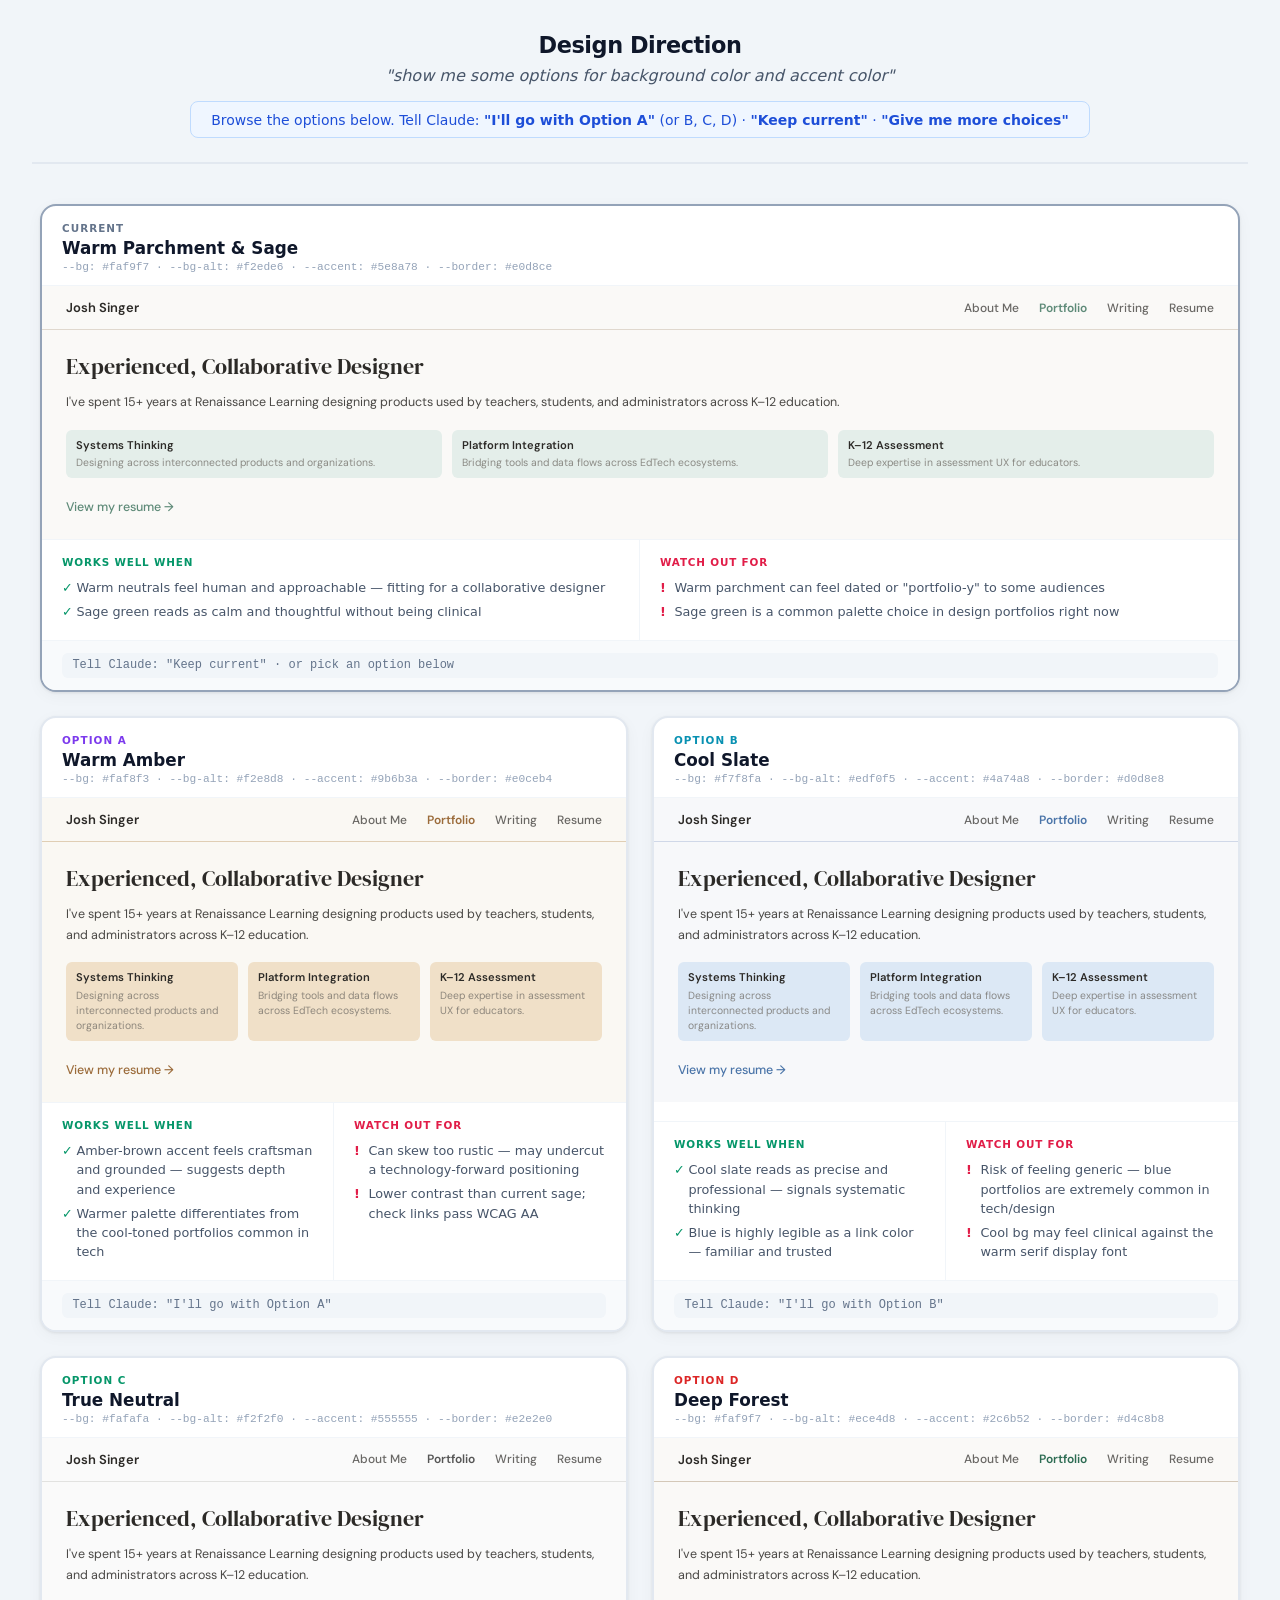
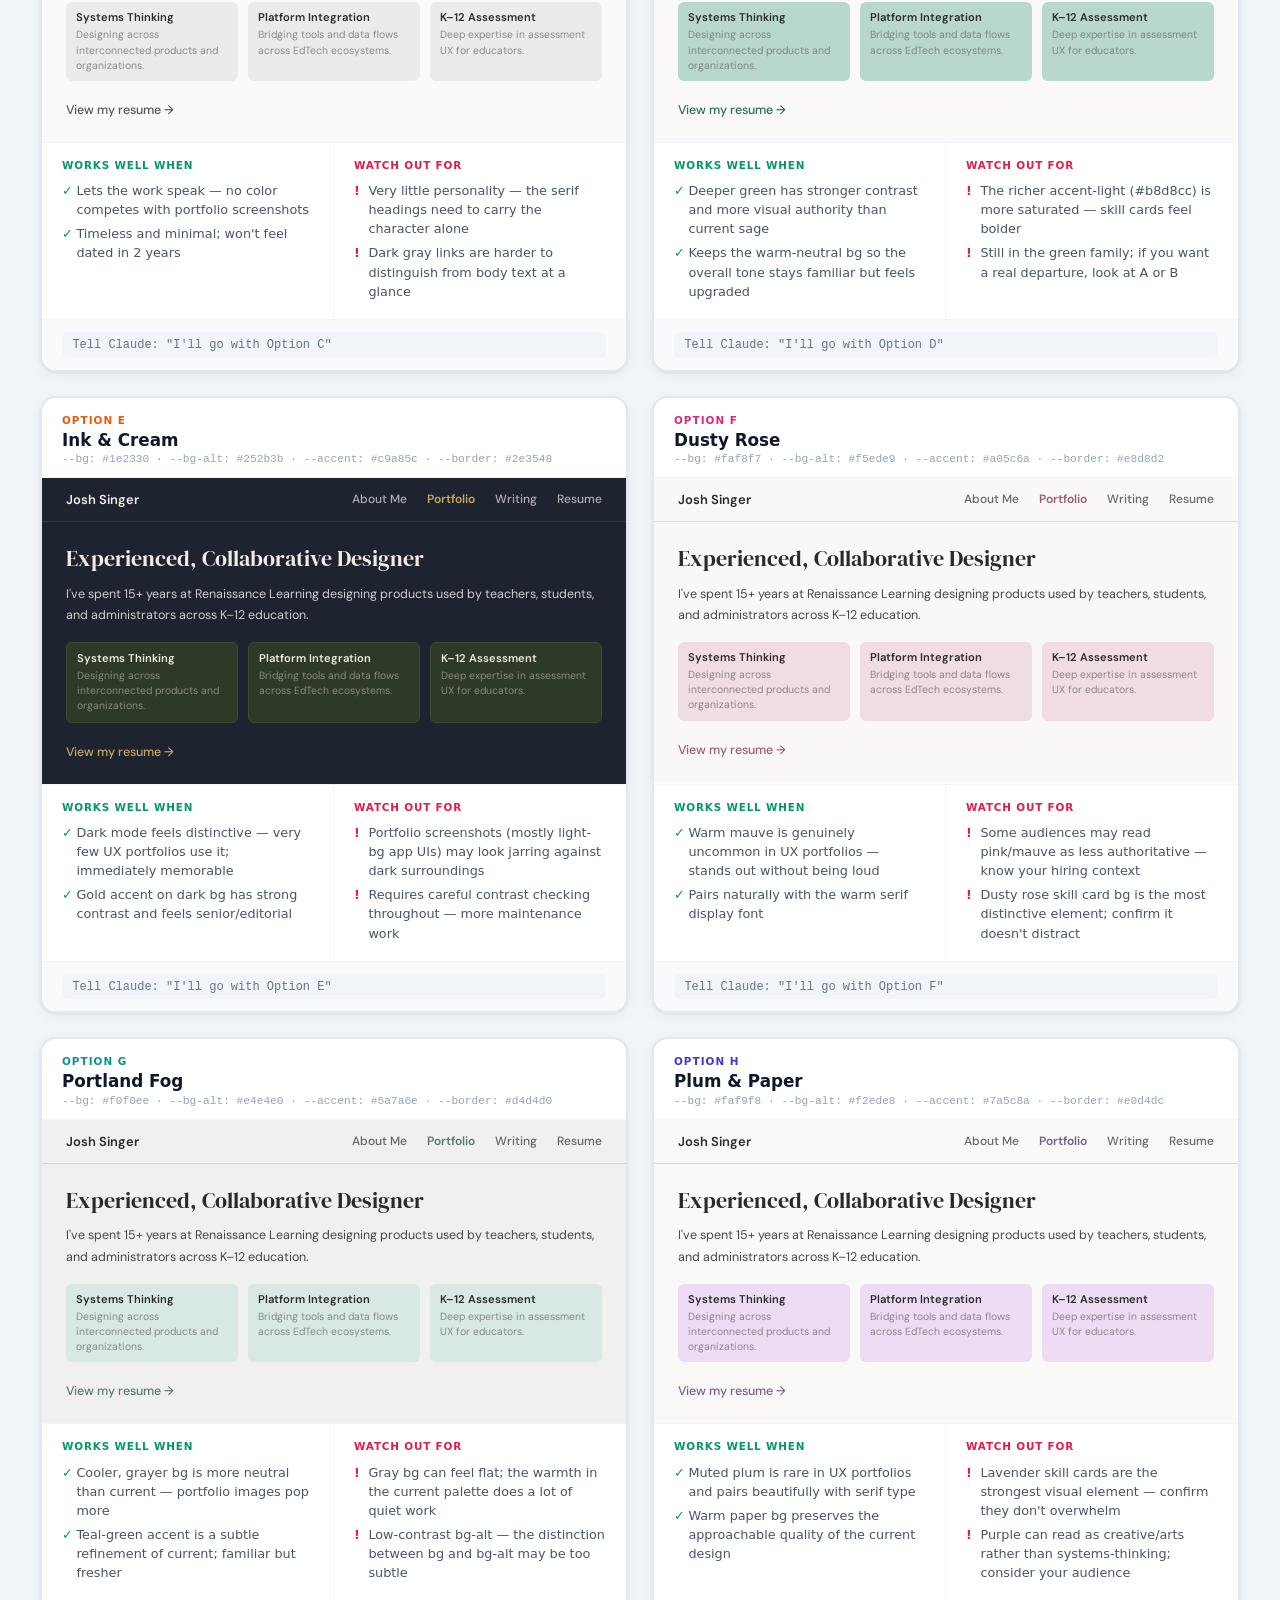
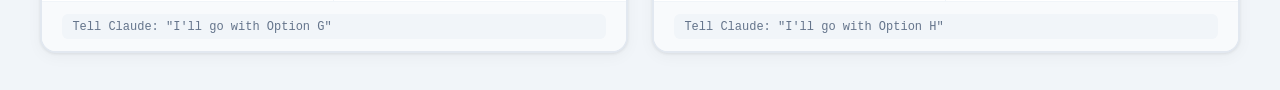
<file: .design-direction-preview.html>
<!DOCTYPE html>
<html lang="en">
<head>
  <meta charset="UTF-8">
  <meta name="viewport" content="width=device-width, initial-scale=1.0">
  <title>Design Direction Preview — Background & Accent Color</title>
  <link rel="preconnect" href="https://fonts.googleapis.com">
  <link rel="preconnect" href="https://fonts.gstatic.com" crossorigin>
  <link href="https://fonts.googleapis.com/css2?family=DM+Sans:ital,opsz,wght@0,9..40,400;0,9..40,500;0,9..40,600;1,9..40,400&family=DM+Serif+Display&display=swap" rel="stylesheet">
  <style>
    *, *::before, *::after { box-sizing: border-box; margin: 0; padding: 0; }

    body {
      font-family: -apple-system, BlinkMacSystemFont, 'Segoe UI', system-ui, sans-serif;
      background: #f1f5f9;
      color: #1a1a2e;
      min-height: 100vh;
      padding: 2rem;
    }

    header {
      text-align: center;
      margin-bottom: 2.5rem;
      padding-bottom: 1.5rem;
      border-bottom: 2px solid #e2e8f0;
    }

    header h1 { font-size: 1.4rem; font-weight: 700; color: #0f172a; letter-spacing: -0.02em; }

    .question {
      font-size: 1rem; color: #475569; font-style: italic; margin-top: 0.5rem;
      max-width: 600px; margin-left: auto; margin-right: auto;
    }

    .instruction {
      margin-top: 1rem; font-size: 0.875rem; background: #eff6ff; color: #1d4ed8;
      padding: 0.6rem 1.25rem; border-radius: 8px; display: inline-block; border: 1px solid #bfdbfe;
    }

    .options-grid {
      display: grid; grid-template-columns: 1fr 1fr; gap: 1.5rem;
      max-width: 1200px; margin: 0 auto;
    }

    .option-card.current { grid-column: 1 / -1; }

    .option-card {
      background: white; border-radius: 16px; overflow: hidden;
      box-shadow: 0 1px 3px rgba(0,0,0,0.08), 0 4px 16px rgba(0,0,0,0.04);
      border: 2px solid #e2e8f0; display: flex; flex-direction: column;
    }

    .option-card:hover { border-color: #6366f1; box-shadow: 0 4px 20px rgba(99,102,241,0.12); }
    .option-card.current { border-color: #94a3b8; }

    .card-header { padding: 1rem 1.25rem 0.75rem; border-bottom: 1px solid #f1f5f9; }

    .option-label {
      font-size: 0.65rem; font-weight: 800; letter-spacing: 0.1em;
      text-transform: uppercase; display: block; margin-bottom: 0.25rem;
    }

    .option-card.current .option-label { color: #64748b; }
    .option-card.option-a .option-label { color: #7c3aed; }
    .option-card.option-b .option-label { color: #0891b2; }
    .option-card.option-c .option-label { color: #059669; }
    .option-card.option-d .option-label { color: #dc2626; }

    .option-title { font-size: 1.05rem; font-weight: 600; color: #0f172a; }
    .color-meta { font-size: 0.7rem; color: #94a3b8; margin-top: 0.2rem; font-family: 'SF Mono', monospace; }

    .visual-preview {
      padding: 0; flex: 1; overflow: hidden;
    }

    /* ── Shared mini-site chrome ── */
    .mini-site { font-family: 'DM Sans', system-ui, sans-serif; font-size: 13px; }

    .mini-nav {
      display: flex; align-items: center; justify-content: space-between;
      padding: 0 1.5rem; height: 44px; border-bottom-width: 1px; border-bottom-style: solid;
    }

    .mini-nav-logo { font-weight: 600; font-size: 13px; }

    .mini-nav-links { display: flex; gap: 1.25rem; font-size: 12px; }

    .mini-nav-links a { text-decoration: none; opacity: 0.7; font-weight: 500; }

    .mini-body { padding: 1.5rem; }

    .mini-headline {
      font-family: 'DM Serif Display', Georgia, serif;
      font-size: 1.35rem; line-height: 1.2; margin-bottom: 0.75rem;
    }

    .mini-para { font-size: 0.78rem; line-height: 1.7; margin-bottom: 1rem; opacity: 0.85; }

    .mini-skills { display: flex; gap: 0.6rem; margin-bottom: 1.25rem; }

    .mini-skill {
      border-radius: 6px; padding: 0.5rem 0.65rem; flex: 1;
    }

    .mini-skill-h { font-size: 0.7rem; font-weight: 600; margin-bottom: 0.2rem; }
    .mini-skill-p { font-size: 0.65rem; line-height: 1.45; opacity: 0.75; }

    .mini-link { font-size: 0.78rem; font-weight: 500; text-decoration: none; }
    .mini-link::after { content: ' →'; }

    .verdict { display: grid; grid-template-columns: 1fr 1fr; border-top: 1px solid #f1f5f9; }
    .pros, .cons { padding: 1rem 1.25rem; }
    .pros { border-right: 1px solid #f1f5f9; }
    .pros h3, .cons h3 { font-size: 0.65rem; font-weight: 800; letter-spacing: 0.08em; text-transform: uppercase; margin-bottom: 0.5rem; }
    .pros h3 { color: #059669; }
    .cons h3 { color: #e11d48; }
    .verdict ul { list-style: none; padding: 0; }
    .verdict li { font-size: 0.8rem; color: #475569; line-height: 1.5; padding: 0.15rem 0 0.15rem 0.9rem; position: relative; }
    .pros li::before { content: "✓ "; color: #059669; font-weight: 700; position: absolute; left: 0; }
    .cons li::before { content: "! "; color: #e11d48; font-weight: 700; position: absolute; left: 0; }

    .card-footer { padding: 0.75rem 1.25rem; background: #f8fafc; border-top: 1px solid #f1f5f9; }
    .tell-claude {
      font-size: 0.75rem; color: #64748b; background: #f1f5f9; padding: 0.35rem 0.65rem;
      border-radius: 6px; display: block; font-family: 'SF Mono', 'Fira Code', monospace;
    }

    @media (max-width: 768px) {
      .options-grid { grid-template-columns: 1fr; }
      .option-card.current { grid-column: 1; }
    }
  </style>
</head>
<body>
  <header>
    <h1>Design Direction</h1>
    <p class="question">"show me some options for background color and accent color"</p>
    <p class="instruction">Browse the options below. Tell Claude: <strong>"I'll go with Option A"</strong> (or B, C, D) · <strong>"Keep current"</strong> · <strong>"Give me more choices"</strong></p>
  </header>

  <main class="options-grid">

    <!-- CURRENT -->
    <article class="option-card current">
      <div class="card-header">
        <span class="option-label">Current</span>
        <h2 class="option-title">Warm Parchment & Sage</h2>
        <p class="color-meta">--bg: #faf9f7 · --bg-alt: #f2ede6 · --accent: #5e8a78 · --border: #e0d8ce</p>
      </div>
      <div class="visual-preview">
        <div class="mini-site" style="background:#faf9f7; color:#2c2a27;">
          <div class="mini-nav" style="background:#faf9f7; border-color:#e0d8ce;">
            <span class="mini-nav-logo" style="color:#2c2a27;">Josh Singer</span>
            <div class="mini-nav-links" style="color:#2c2a27;">
              <a style="color:#2c2a27;">About Me</a>
              <a style="color:#5e8a78; opacity:1; font-weight:600;">Portfolio</a>
              <a style="color:#2c2a27;">Writing</a>
              <a style="color:#2c2a27;">Resume</a>
            </div>
          </div>
          <div class="mini-body">
            <div class="mini-headline" style="color:#2c2a27;">Experienced, Collaborative Designer</div>
            <p class="mini-para" style="color:#2c2a27;">I've spent 15+ years at Renaissance Learning designing products used by teachers, students, and administrators across K–12 education.</p>
            <div class="mini-skills">
              <div class="mini-skill" style="background:#e4eeea;">
                <div class="mini-skill-h" style="color:#2c2a27;">Systems Thinking</div>
                <div class="mini-skill-p" style="color:#6e6a64;">Designing across interconnected products and organizations.</div>
              </div>
              <div class="mini-skill" style="background:#e4eeea;">
                <div class="mini-skill-h" style="color:#2c2a27;">Platform Integration</div>
                <div class="mini-skill-p" style="color:#6e6a64;">Bridging tools and data flows across EdTech ecosystems.</div>
              </div>
              <div class="mini-skill" style="background:#e4eeea;">
                <div class="mini-skill-h" style="color:#2c2a27;">K–12 Assessment</div>
                <div class="mini-skill-p" style="color:#6e6a64;">Deep expertise in assessment UX for educators.</div>
              </div>
            </div>
            <a class="mini-link" style="color:#5e8a78;">View my resume</a>
          </div>
        </div>
      </div>
      <div class="verdict">
        <div class="pros">
          <h3>Works well when</h3>
          <ul>
            <li>Warm neutrals feel human and approachable — fitting for a collaborative designer</li>
            <li>Sage green reads as calm and thoughtful without being clinical</li>
          </ul>
        </div>
        <div class="cons">
          <h3>Watch out for</h3>
          <ul>
            <li>Warm parchment can feel dated or "portfolio-y" to some audiences</li>
            <li>Sage green is a common palette choice in design portfolios right now</li>
          </ul>
        </div>
      </div>
      <div class="card-footer">
        <code class="tell-claude">Tell Claude: "Keep current" · or pick an option below</code>
      </div>
    </article>

    <!-- OPTION A: Warm Amber -->
    <article class="option-card option-a">
      <div class="card-header">
        <span class="option-label">Option A</span>
        <h2 class="option-title">Warm Amber</h2>
        <p class="color-meta">--bg: #faf8f3 · --bg-alt: #f2e8d8 · --accent: #9b6b3a · --border: #e0ceb4</p>
      </div>
      <div class="visual-preview">
        <div class="mini-site" style="background:#faf8f3; color:#2c2a27;">
          <div class="mini-nav" style="background:#faf8f3; border-color:#e0ceb4;">
            <span class="mini-nav-logo" style="color:#2c2a27;">Josh Singer</span>
            <div class="mini-nav-links">
              <a style="color:#2c2a27;">About Me</a>
              <a style="color:#9b6b3a; opacity:1; font-weight:600;">Portfolio</a>
              <a style="color:#2c2a27;">Writing</a>
              <a style="color:#2c2a27;">Resume</a>
            </div>
          </div>
          <div class="mini-body">
            <div class="mini-headline" style="color:#2c2a27;">Experienced, Collaborative Designer</div>
            <p class="mini-para" style="color:#2c2a27;">I've spent 15+ years at Renaissance Learning designing products used by teachers, students, and administrators across K–12 education.</p>
            <div class="mini-skills">
              <div class="mini-skill" style="background:#f0e0c8;">
                <div class="mini-skill-h" style="color:#2c2a27;">Systems Thinking</div>
                <div class="mini-skill-p" style="color:#6e6a64;">Designing across interconnected products and organizations.</div>
              </div>
              <div class="mini-skill" style="background:#f0e0c8;">
                <div class="mini-skill-h" style="color:#2c2a27;">Platform Integration</div>
                <div class="mini-skill-p" style="color:#6e6a64;">Bridging tools and data flows across EdTech ecosystems.</div>
              </div>
              <div class="mini-skill" style="background:#f0e0c8;">
                <div class="mini-skill-h" style="color:#2c2a27;">K–12 Assessment</div>
                <div class="mini-skill-p" style="color:#6e6a64;">Deep expertise in assessment UX for educators.</div>
              </div>
            </div>
            <a class="mini-link" style="color:#9b6b3a;">View my resume</a>
          </div>
        </div>
      </div>
      <div class="verdict">
        <div class="pros">
          <h3>Works well when</h3>
          <ul>
            <li>Amber-brown accent feels craftsman and grounded — suggests depth and experience</li>
            <li>Warmer palette differentiates from the cool-toned portfolios common in tech</li>
          </ul>
        </div>
        <div class="cons">
          <h3>Watch out for</h3>
          <ul>
            <li>Can skew too rustic — may undercut a technology-forward positioning</li>
            <li>Lower contrast than current sage; check links pass WCAG AA</li>
          </ul>
        </div>
      </div>
      <div class="card-footer">
        <code class="tell-claude">Tell Claude: "I'll go with Option A"</code>
      </div>
    </article>

    <!-- OPTION B: Slate Blue -->
    <article class="option-card option-b">
      <div class="card-header">
        <span class="option-label">Option B</span>
        <h2 class="option-title">Cool Slate</h2>
        <p class="color-meta">--bg: #f7f8fa · --bg-alt: #edf0f5 · --accent: #4a74a8 · --border: #d0d8e8</p>
      </div>
      <div class="visual-preview">
        <div class="mini-site" style="background:#f7f8fa; color:#2c2a27;">
          <div class="mini-nav" style="background:#f7f8fa; border-color:#d0d8e8;">
            <span class="mini-nav-logo" style="color:#2c2a27;">Josh Singer</span>
            <div class="mini-nav-links">
              <a style="color:#2c2a27;">About Me</a>
              <a style="color:#4a74a8; opacity:1; font-weight:600;">Portfolio</a>
              <a style="color:#2c2a27;">Writing</a>
              <a style="color:#2c2a27;">Resume</a>
            </div>
          </div>
          <div class="mini-body">
            <div class="mini-headline" style="color:#2c2a27;">Experienced, Collaborative Designer</div>
            <p class="mini-para" style="color:#2c2a27;">I've spent 15+ years at Renaissance Learning designing products used by teachers, students, and administrators across K–12 education.</p>
            <div class="mini-skills">
              <div class="mini-skill" style="background:#dce8f5;">
                <div class="mini-skill-h" style="color:#2c2a27;">Systems Thinking</div>
                <div class="mini-skill-p" style="color:#6e6a64;">Designing across interconnected products and organizations.</div>
              </div>
              <div class="mini-skill" style="background:#dce8f5;">
                <div class="mini-skill-h" style="color:#2c2a27;">Platform Integration</div>
                <div class="mini-skill-p" style="color:#6e6a64;">Bridging tools and data flows across EdTech ecosystems.</div>
              </div>
              <div class="mini-skill" style="background:#dce8f5;">
                <div class="mini-skill-h" style="color:#2c2a27;">K–12 Assessment</div>
                <div class="mini-skill-p" style="color:#6e6a64;">Deep expertise in assessment UX for educators.</div>
              </div>
            </div>
            <a class="mini-link" style="color:#4a74a8;">View my resume</a>
          </div>
        </div>
      </div>
      <div class="verdict">
        <div class="pros">
          <h3>Works well when</h3>
          <ul>
            <li>Cool slate reads as precise and professional — signals systematic thinking</li>
            <li>Blue is highly legible as a link color — familiar and trusted</li>
          </ul>
        </div>
        <div class="cons">
          <h3>Watch out for</h3>
          <ul>
            <li>Risk of feeling generic — blue portfolios are extremely common in tech/design</li>
            <li>Cool bg may feel clinical against the warm serif display font</li>
          </ul>
        </div>
      </div>
      <div class="card-footer">
        <code class="tell-claude">Tell Claude: "I'll go with Option B"</code>
      </div>
    </article>

    <!-- OPTION C: True Neutral -->
    <article class="option-card option-c">
      <div class="card-header">
        <span class="option-label">Option C</span>
        <h2 class="option-title">True Neutral</h2>
        <p class="color-meta">--bg: #fafafa · --bg-alt: #f2f2f0 · --accent: #555555 · --border: #e2e2e0</p>
      </div>
      <div class="visual-preview">
        <div class="mini-site" style="background:#fafafa; color:#2c2a27;">
          <div class="mini-nav" style="background:#fafafa; border-color:#e2e2e0;">
            <span class="mini-nav-logo" style="color:#2c2a27;">Josh Singer</span>
            <div class="mini-nav-links">
              <a style="color:#2c2a27;">About Me</a>
              <a style="color:#555555; opacity:1; font-weight:600;">Portfolio</a>
              <a style="color:#2c2a27;">Writing</a>
              <a style="color:#2c2a27;">Resume</a>
            </div>
          </div>
          <div class="mini-body">
            <div class="mini-headline" style="color:#2c2a27;">Experienced, Collaborative Designer</div>
            <p class="mini-para" style="color:#2c2a27;">I've spent 15+ years at Renaissance Learning designing products used by teachers, students, and administrators across K–12 education.</p>
            <div class="mini-skills">
              <div class="mini-skill" style="background:#ebebeb;">
                <div class="mini-skill-h" style="color:#2c2a27;">Systems Thinking</div>
                <div class="mini-skill-p" style="color:#6e6a64;">Designing across interconnected products and organizations.</div>
              </div>
              <div class="mini-skill" style="background:#ebebeb;">
                <div class="mini-skill-h" style="color:#2c2a27;">Platform Integration</div>
                <div class="mini-skill-p" style="color:#6e6a64;">Bridging tools and data flows across EdTech ecosystems.</div>
              </div>
              <div class="mini-skill" style="background:#ebebeb;">
                <div class="mini-skill-h" style="color:#2c2a27;">K–12 Assessment</div>
                <div class="mini-skill-p" style="color:#6e6a64;">Deep expertise in assessment UX for educators.</div>
              </div>
            </div>
            <a class="mini-link" style="color:#555555;">View my resume</a>
          </div>
        </div>
      </div>
      <div class="verdict">
        <div class="pros">
          <h3>Works well when</h3>
          <ul>
            <li>Lets the work speak — no color competes with portfolio screenshots</li>
            <li>Timeless and minimal; won't feel dated in 2 years</li>
          </ul>
        </div>
        <div class="cons">
          <h3>Watch out for</h3>
          <ul>
            <li>Very little personality — the serif headings need to carry the character alone</li>
            <li>Dark gray links are harder to distinguish from body text at a glance</li>
          </ul>
        </div>
      </div>
      <div class="card-footer">
        <code class="tell-claude">Tell Claude: "I'll go with Option C"</code>
      </div>
    </article>

    <!-- OPTION D: Deep Forest -->
    <article class="option-card option-d">
      <div class="card-header">
        <span class="option-label">Option D</span>
        <h2 class="option-title">Deep Forest</h2>
        <p class="color-meta">--bg: #faf9f7 · --bg-alt: #ece4d8 · --accent: #2c6b52 · --border: #d4c8b8</p>
      </div>
      <div class="visual-preview">
        <div class="mini-site" style="background:#faf9f7; color:#2c2a27;">
          <div class="mini-nav" style="background:#faf9f7; border-color:#d4c8b8;">
            <span class="mini-nav-logo" style="color:#2c2a27;">Josh Singer</span>
            <div class="mini-nav-links">
              <a style="color:#2c2a27;">About Me</a>
              <a style="color:#2c6b52; opacity:1; font-weight:600;">Portfolio</a>
              <a style="color:#2c2a27;">Writing</a>
              <a style="color:#2c2a27;">Resume</a>
            </div>
          </div>
          <div class="mini-body">
            <div class="mini-headline" style="color:#2c2a27;">Experienced, Collaborative Designer</div>
            <p class="mini-para" style="color:#2c2a27;">I've spent 15+ years at Renaissance Learning designing products used by teachers, students, and administrators across K–12 education.</p>
            <div class="mini-skills">
              <div class="mini-skill" style="background:#b8d8cc;">
                <div class="mini-skill-h" style="color:#2c2a27;">Systems Thinking</div>
                <div class="mini-skill-p" style="color:#6e6a64;">Designing across interconnected products and organizations.</div>
              </div>
              <div class="mini-skill" style="background:#b8d8cc;">
                <div class="mini-skill-h" style="color:#2c2a27;">Platform Integration</div>
                <div class="mini-skill-p" style="color:#6e6a64;">Bridging tools and data flows across EdTech ecosystems.</div>
              </div>
              <div class="mini-skill" style="background:#b8d8cc;">
                <div class="mini-skill-h" style="color:#2c2a27;">K–12 Assessment</div>
                <div class="mini-skill-p" style="color:#6e6a64;">Deep expertise in assessment UX for educators.</div>
              </div>
            </div>
            <a class="mini-link" style="color:#2c6b52;">View my resume</a>
          </div>
        </div>
      </div>
      <div class="verdict">
        <div class="pros">
          <h3>Works well when</h3>
          <ul>
            <li>Deeper green has stronger contrast and more visual authority than current sage</li>
            <li>Keeps the warm-neutral bg so the overall tone stays familiar but feels upgraded</li>
          </ul>
        </div>
        <div class="cons">
          <h3>Watch out for</h3>
          <ul>
            <li>The richer accent-light (#b8d8cc) is more saturated — skill cards feel bolder</li>
            <li>Still in the green family; if you want a real departure, look at A or B</li>
          </ul>
        </div>
      </div>
      <div class="card-footer">
        <code class="tell-claude">Tell Claude: "I'll go with Option D"</code>
      </div>
    </article>

    <!-- OPTION E: Ink & Cream -->
    <article class="option-card option-e">
      <div class="card-header">
        <span class="option-label">Option E</span>
        <h2 class="option-title">Ink & Cream</h2>
        <p class="color-meta">--bg: #1e2330 · --bg-alt: #252b3b · --accent: #c9a85c · --border: #2e3548</p>
      </div>
      <div class="visual-preview">
        <div class="mini-site" style="background:#1e2330; color:#f0ece4;">
          <div class="mini-nav" style="background:#1e2330; border-color:#2e3548;">
            <span class="mini-nav-logo" style="color:#f0ece4;">Josh Singer</span>
            <div class="mini-nav-links">
              <a style="color:#f0ece4;">About Me</a>
              <a style="color:#c9a85c; opacity:1; font-weight:600;">Portfolio</a>
              <a style="color:#f0ece4;">Writing</a>
              <a style="color:#f0ece4;">Resume</a>
            </div>
          </div>
          <div class="mini-body">
            <div class="mini-headline" style="color:#f0ece4;">Experienced, Collaborative Designer</div>
            <p class="mini-para" style="color:#f0ece4;">I've spent 15+ years at Renaissance Learning designing products used by teachers, students, and administrators across K–12 education.</p>
            <div class="mini-skills">
              <div class="mini-skill" style="background:#2e3a28; border: 1px solid #3a4a30;">
                <div class="mini-skill-h" style="color:#f0ece4;">Systems Thinking</div>
                <div class="mini-skill-p" style="color:#a8a49e;">Designing across interconnected products and organizations.</div>
              </div>
              <div class="mini-skill" style="background:#2e3a28; border: 1px solid #3a4a30;">
                <div class="mini-skill-h" style="color:#f0ece4;">Platform Integration</div>
                <div class="mini-skill-p" style="color:#a8a49e;">Bridging tools and data flows across EdTech ecosystems.</div>
              </div>
              <div class="mini-skill" style="background:#2e3a28; border: 1px solid #3a4a30;">
                <div class="mini-skill-h" style="color:#f0ece4;">K–12 Assessment</div>
                <div class="mini-skill-p" style="color:#a8a49e;">Deep expertise in assessment UX for educators.</div>
              </div>
            </div>
            <a class="mini-link" style="color:#c9a85c;">View my resume</a>
          </div>
        </div>
      </div>
      <div class="verdict">
        <div class="pros">
          <h3>Works well when</h3>
          <ul>
            <li>Dark mode feels distinctive — very few UX portfolios use it; immediately memorable</li>
            <li>Gold accent on dark bg has strong contrast and feels senior/editorial</li>
          </ul>
        </div>
        <div class="cons">
          <h3>Watch out for</h3>
          <ul>
            <li>Portfolio screenshots (mostly light-bg app UIs) may look jarring against dark surroundings</li>
            <li>Requires careful contrast checking throughout — more maintenance work</li>
          </ul>
        </div>
      </div>
      <div class="card-footer">
        <code class="tell-claude">Tell Claude: "I'll go with Option E"</code>
      </div>
    </article>

    <!-- OPTION F: Dusty Rose -->
    <article class="option-card option-f">
      <div class="card-header">
        <span class="option-label">Option F</span>
        <h2 class="option-title">Dusty Rose</h2>
        <p class="color-meta">--bg: #faf8f7 · --bg-alt: #f5ede9 · --accent: #a05c6a · --border: #e8d8d2</p>
      </div>
      <div class="visual-preview">
        <div class="mini-site" style="background:#faf8f7; color:#2c2a27;">
          <div class="mini-nav" style="background:#faf8f7; border-color:#e8d8d2;">
            <span class="mini-nav-logo" style="color:#2c2a27;">Josh Singer</span>
            <div class="mini-nav-links">
              <a style="color:#2c2a27;">About Me</a>
              <a style="color:#a05c6a; opacity:1; font-weight:600;">Portfolio</a>
              <a style="color:#2c2a27;">Writing</a>
              <a style="color:#2c2a27;">Resume</a>
            </div>
          </div>
          <div class="mini-body">
            <div class="mini-headline" style="color:#2c2a27;">Experienced, Collaborative Designer</div>
            <p class="mini-para" style="color:#2c2a27;">I've spent 15+ years at Renaissance Learning designing products used by teachers, students, and administrators across K–12 education.</p>
            <div class="mini-skills">
              <div class="mini-skill" style="background:#f0dde2;">
                <div class="mini-skill-h" style="color:#2c2a27;">Systems Thinking</div>
                <div class="mini-skill-p" style="color:#6e6a64;">Designing across interconnected products and organizations.</div>
              </div>
              <div class="mini-skill" style="background:#f0dde2;">
                <div class="mini-skill-h" style="color:#2c2a27;">Platform Integration</div>
                <div class="mini-skill-p" style="color:#6e6a64;">Bridging tools and data flows across EdTech ecosystems.</div>
              </div>
              <div class="mini-skill" style="background:#f0dde2;">
                <div class="mini-skill-h" style="color:#2c2a27;">K–12 Assessment</div>
                <div class="mini-skill-p" style="color:#6e6a64;">Deep expertise in assessment UX for educators.</div>
              </div>
            </div>
            <a class="mini-link" style="color:#a05c6a;">View my resume</a>
          </div>
        </div>
      </div>
      <div class="verdict">
        <div class="pros">
          <h3>Works well when</h3>
          <ul>
            <li>Warm mauve is genuinely uncommon in UX portfolios — stands out without being loud</li>
            <li>Pairs naturally with the warm serif display font</li>
          </ul>
        </div>
        <div class="cons">
          <h3>Watch out for</h3>
          <ul>
            <li>Some audiences may read pink/mauve as less authoritative — know your hiring context</li>
            <li>Dusty rose skill card bg is the most distinctive element; confirm it doesn't distract</li>
          </ul>
        </div>
      </div>
      <div class="card-footer">
        <code class="tell-claude">Tell Claude: "I'll go with Option F"</code>
      </div>
    </article>

    <!-- OPTION G: Portland Fog -->
    <article class="option-card option-g">
      <div class="card-header">
        <span class="option-label">Option G</span>
        <h2 class="option-title">Portland Fog</h2>
        <p class="color-meta">--bg: #f0f0ee · --bg-alt: #e4e4e0 · --accent: #5a7a6e · --border: #d4d4d0</p>
      </div>
      <div class="visual-preview">
        <div class="mini-site" style="background:#f0f0ee; color:#2c2a27;">
          <div class="mini-nav" style="background:#f0f0ee; border-color:#d4d4d0;">
            <span class="mini-nav-logo" style="color:#2c2a27;">Josh Singer</span>
            <div class="mini-nav-links">
              <a style="color:#2c2a27;">About Me</a>
              <a style="color:#5a7a6e; opacity:1; font-weight:600;">Portfolio</a>
              <a style="color:#2c2a27;">Writing</a>
              <a style="color:#2c2a27;">Resume</a>
            </div>
          </div>
          <div class="mini-body">
            <div class="mini-headline" style="color:#2c2a27;">Experienced, Collaborative Designer</div>
            <p class="mini-para" style="color:#2c2a27;">I've spent 15+ years at Renaissance Learning designing products used by teachers, students, and administrators across K–12 education.</p>
            <div class="mini-skills">
              <div class="mini-skill" style="background:#d8e8e4;">
                <div class="mini-skill-h" style="color:#2c2a27;">Systems Thinking</div>
                <div class="mini-skill-p" style="color:#6e6a64;">Designing across interconnected products and organizations.</div>
              </div>
              <div class="mini-skill" style="background:#d8e8e4;">
                <div class="mini-skill-h" style="color:#2c2a27;">Platform Integration</div>
                <div class="mini-skill-p" style="color:#6e6a64;">Bridging tools and data flows across EdTech ecosystems.</div>
              </div>
              <div class="mini-skill" style="background:#d8e8e4;">
                <div class="mini-skill-h" style="color:#2c2a27;">K–12 Assessment</div>
                <div class="mini-skill-p" style="color:#6e6a64;">Deep expertise in assessment UX for educators.</div>
              </div>
            </div>
            <a class="mini-link" style="color:#5a7a6e;">View my resume</a>
          </div>
        </div>
      </div>
      <div class="verdict">
        <div class="pros">
          <h3>Works well when</h3>
          <ul>
            <li>Cooler, grayer bg is more neutral than current — portfolio images pop more</li>
            <li>Teal-green accent is a subtle refinement of current; familiar but fresher</li>
          </ul>
        </div>
        <div class="cons">
          <h3>Watch out for</h3>
          <ul>
            <li>Gray bg can feel flat; the warmth in the current palette does a lot of quiet work</li>
            <li>Low-contrast bg-alt — the distinction between bg and bg-alt may be too subtle</li>
          </ul>
        </div>
      </div>
      <div class="card-footer">
        <code class="tell-claude">Tell Claude: "I'll go with Option G"</code>
      </div>
    </article>

    <!-- OPTION H: Plum & Paper -->
    <article class="option-card option-h">
      <div class="card-header">
        <span class="option-label">Option H</span>
        <h2 class="option-title">Plum & Paper</h2>
        <p class="color-meta">--bg: #faf9f8 · --bg-alt: #f2ede8 · --accent: #7a5c8a · --border: #e0d4dc</p>
      </div>
      <div class="visual-preview">
        <div class="mini-site" style="background:#faf9f8; color:#2c2a27;">
          <div class="mini-nav" style="background:#faf9f8; border-color:#e0d4dc;">
            <span class="mini-nav-logo" style="color:#2c2a27;">Josh Singer</span>
            <div class="mini-nav-links">
              <a style="color:#2c2a27;">About Me</a>
              <a style="color:#7a5c8a; opacity:1; font-weight:600;">Portfolio</a>
              <a style="color:#2c2a27;">Writing</a>
              <a style="color:#2c2a27;">Resume</a>
            </div>
          </div>
          <div class="mini-body">
            <div class="mini-headline" style="color:#2c2a27;">Experienced, Collaborative Designer</div>
            <p class="mini-para" style="color:#2c2a27;">I've spent 15+ years at Renaissance Learning designing products used by teachers, students, and administrators across K–12 education.</p>
            <div class="mini-skills">
              <div class="mini-skill" style="background:#ecddf4;">
                <div class="mini-skill-h" style="color:#2c2a27;">Systems Thinking</div>
                <div class="mini-skill-p" style="color:#6e6a64;">Designing across interconnected products and organizations.</div>
              </div>
              <div class="mini-skill" style="background:#ecddf4;">
                <div class="mini-skill-h" style="color:#2c2a27;">Platform Integration</div>
                <div class="mini-skill-p" style="color:#6e6a64;">Bridging tools and data flows across EdTech ecosystems.</div>
              </div>
              <div class="mini-skill" style="background:#ecddf4;">
                <div class="mini-skill-h" style="color:#2c2a27;">K–12 Assessment</div>
                <div class="mini-skill-p" style="color:#6e6a64;">Deep expertise in assessment UX for educators.</div>
              </div>
            </div>
            <a class="mini-link" style="color:#7a5c8a;">View my resume</a>
          </div>
        </div>
      </div>
      <div class="verdict">
        <div class="pros">
          <h3>Works well when</h3>
          <ul>
            <li>Muted plum is rare in UX portfolios and pairs beautifully with serif type</li>
            <li>Warm paper bg preserves the approachable quality of the current design</li>
          </ul>
        </div>
        <div class="cons">
          <h3>Watch out for</h3>
          <ul>
            <li>Lavender skill cards are the strongest visual element — confirm they don't overwhelm</li>
            <li>Purple can read as creative/arts rather than systems-thinking; consider your audience</li>
          </ul>
        </div>
      </div>
      <div class="card-footer">
        <code class="tell-claude">Tell Claude: "I'll go with Option H"</code>
      </div>
    </article>

  </main>

  <style>
    .option-card.option-e .option-label { color: #ea580c; }
    .option-card.option-f .option-label { color: #db2777; }
    .option-card.option-g .option-label { color: #0d9488; }
    .option-card.option-h .option-label { color: #4338ca; }
  </style>
</body>
</html>
</file>
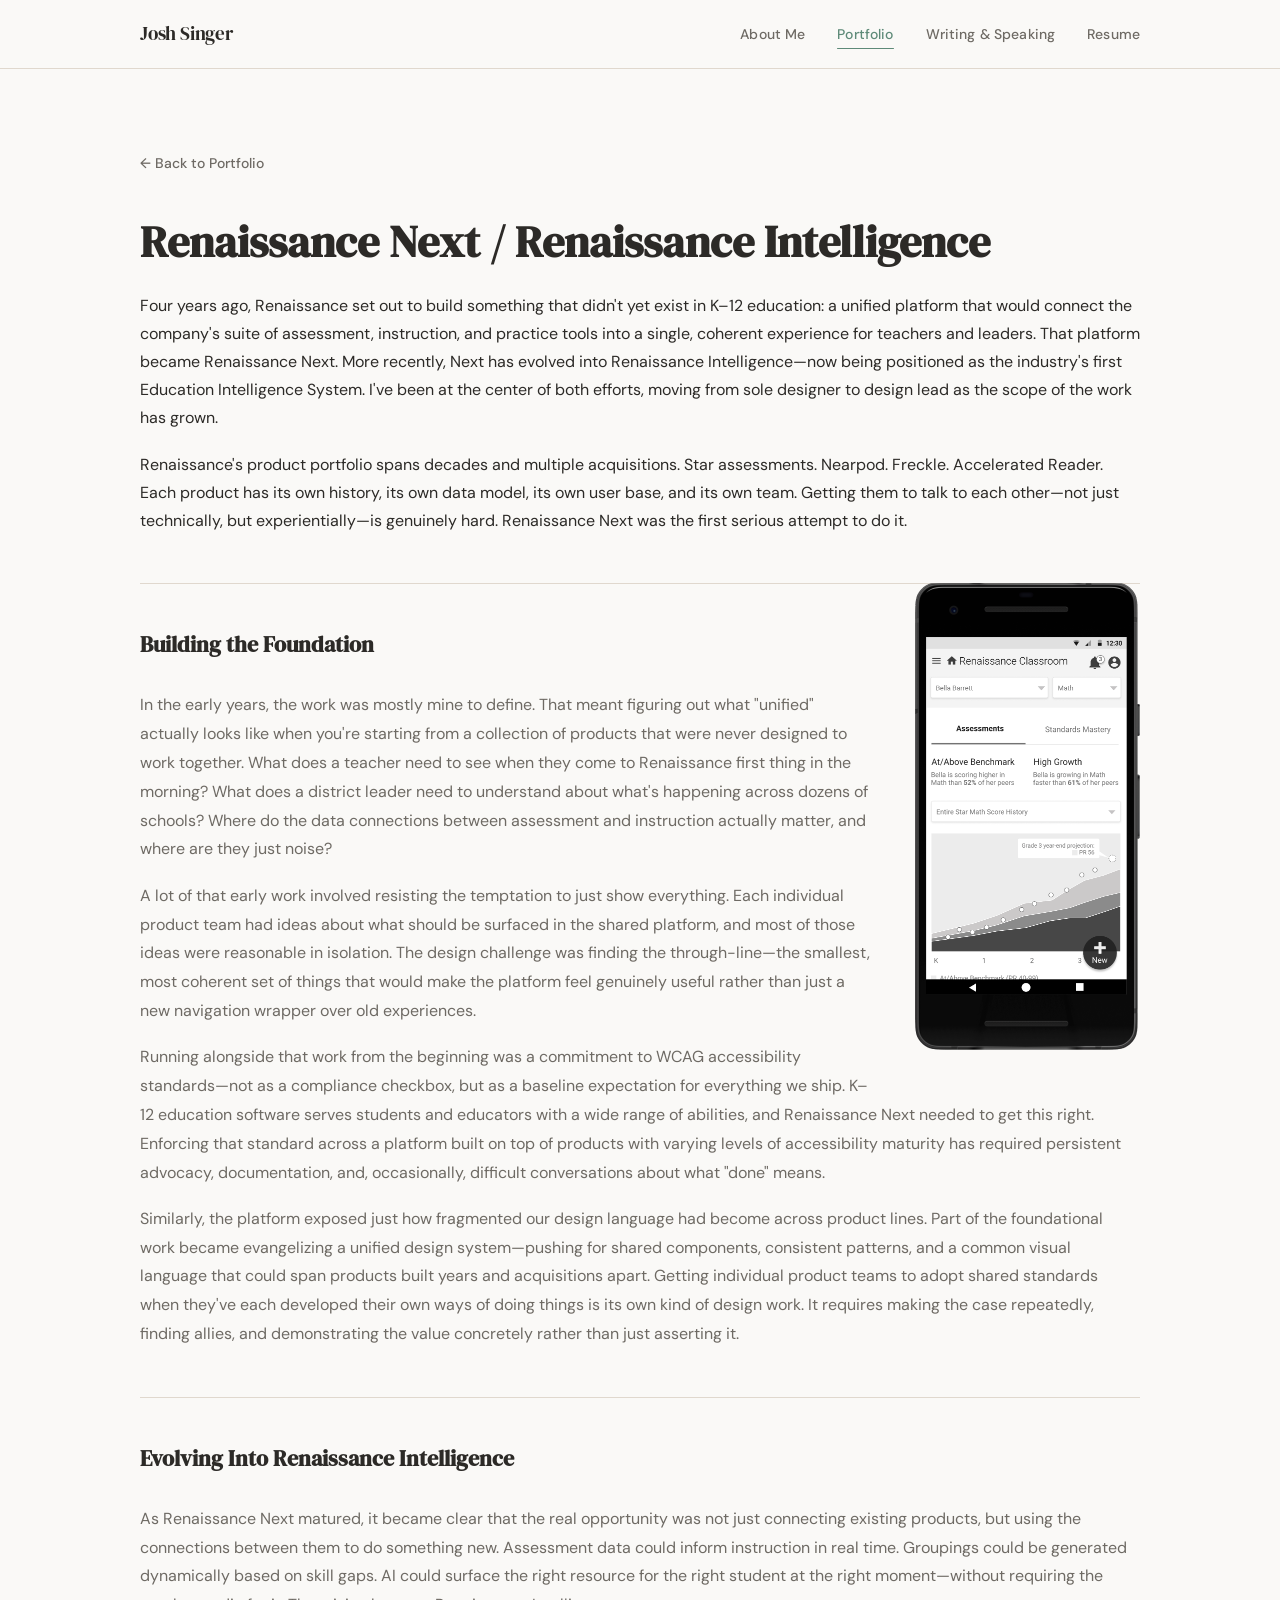
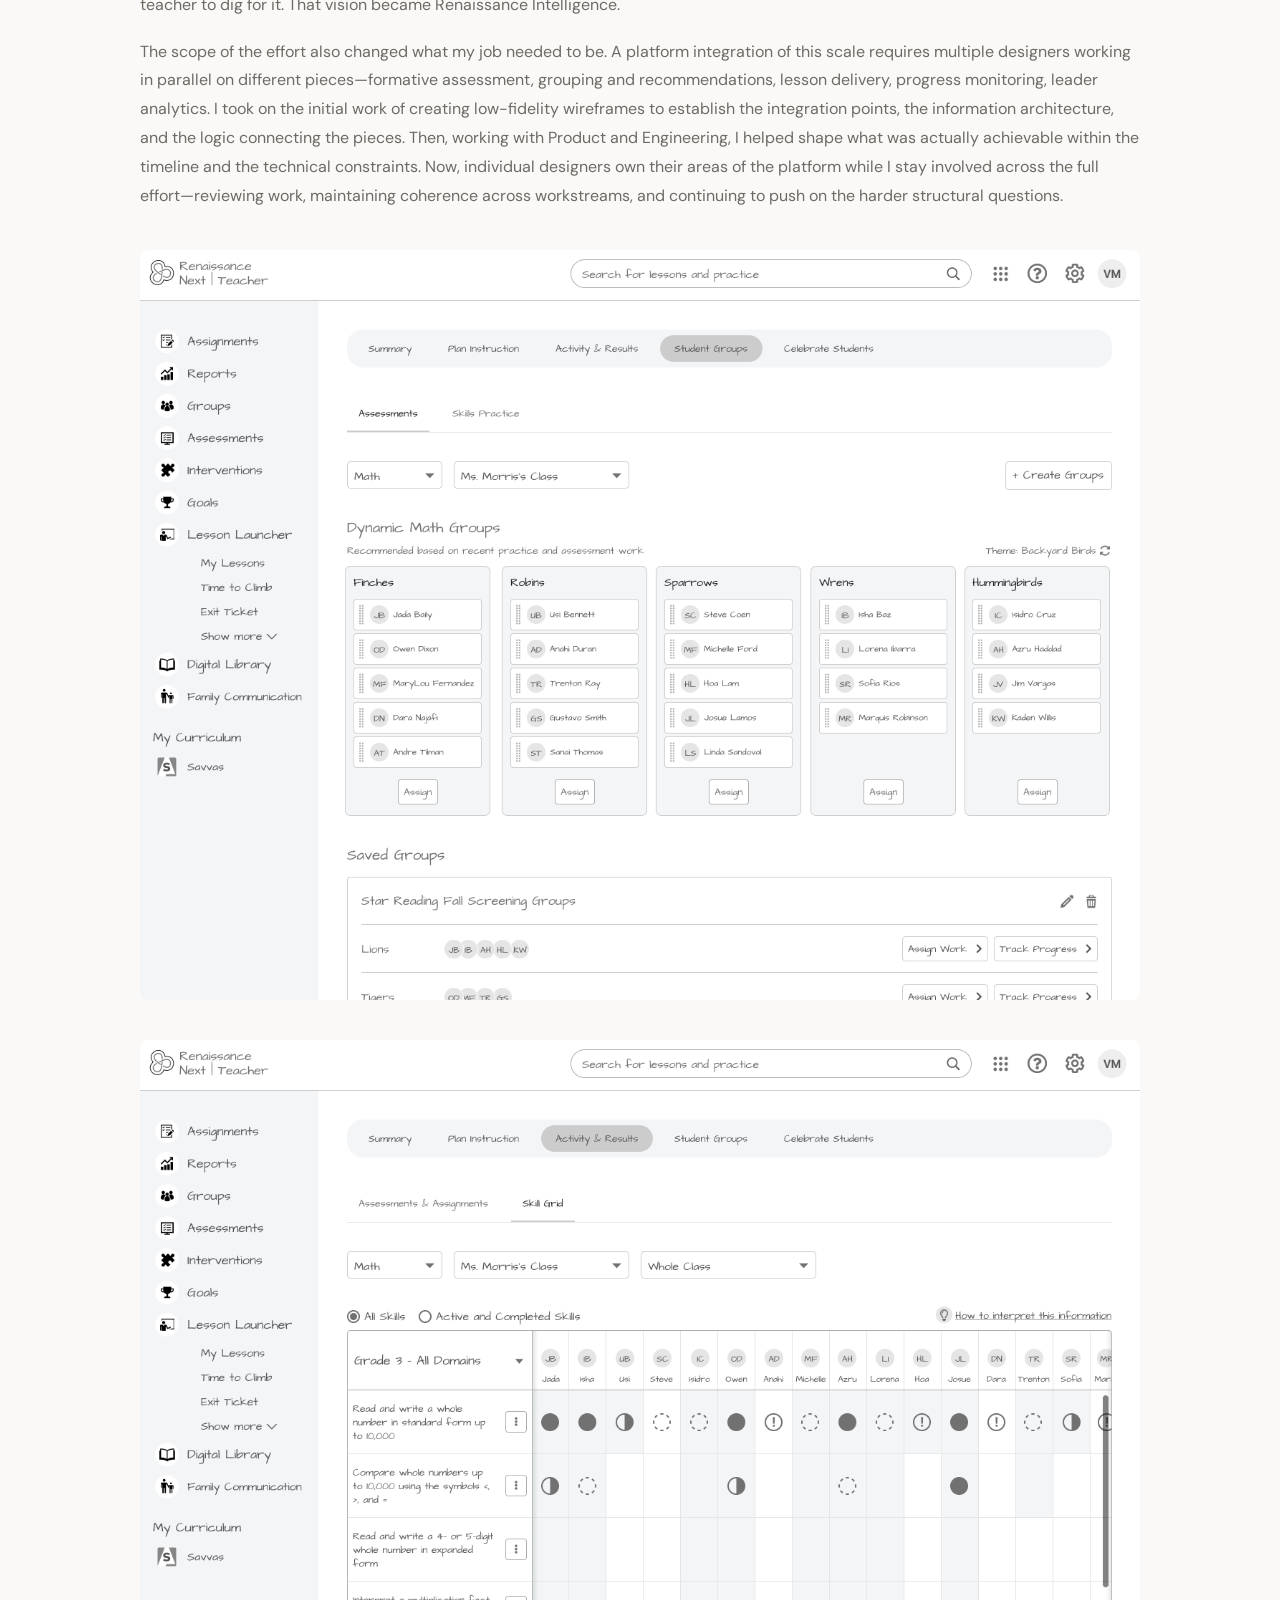
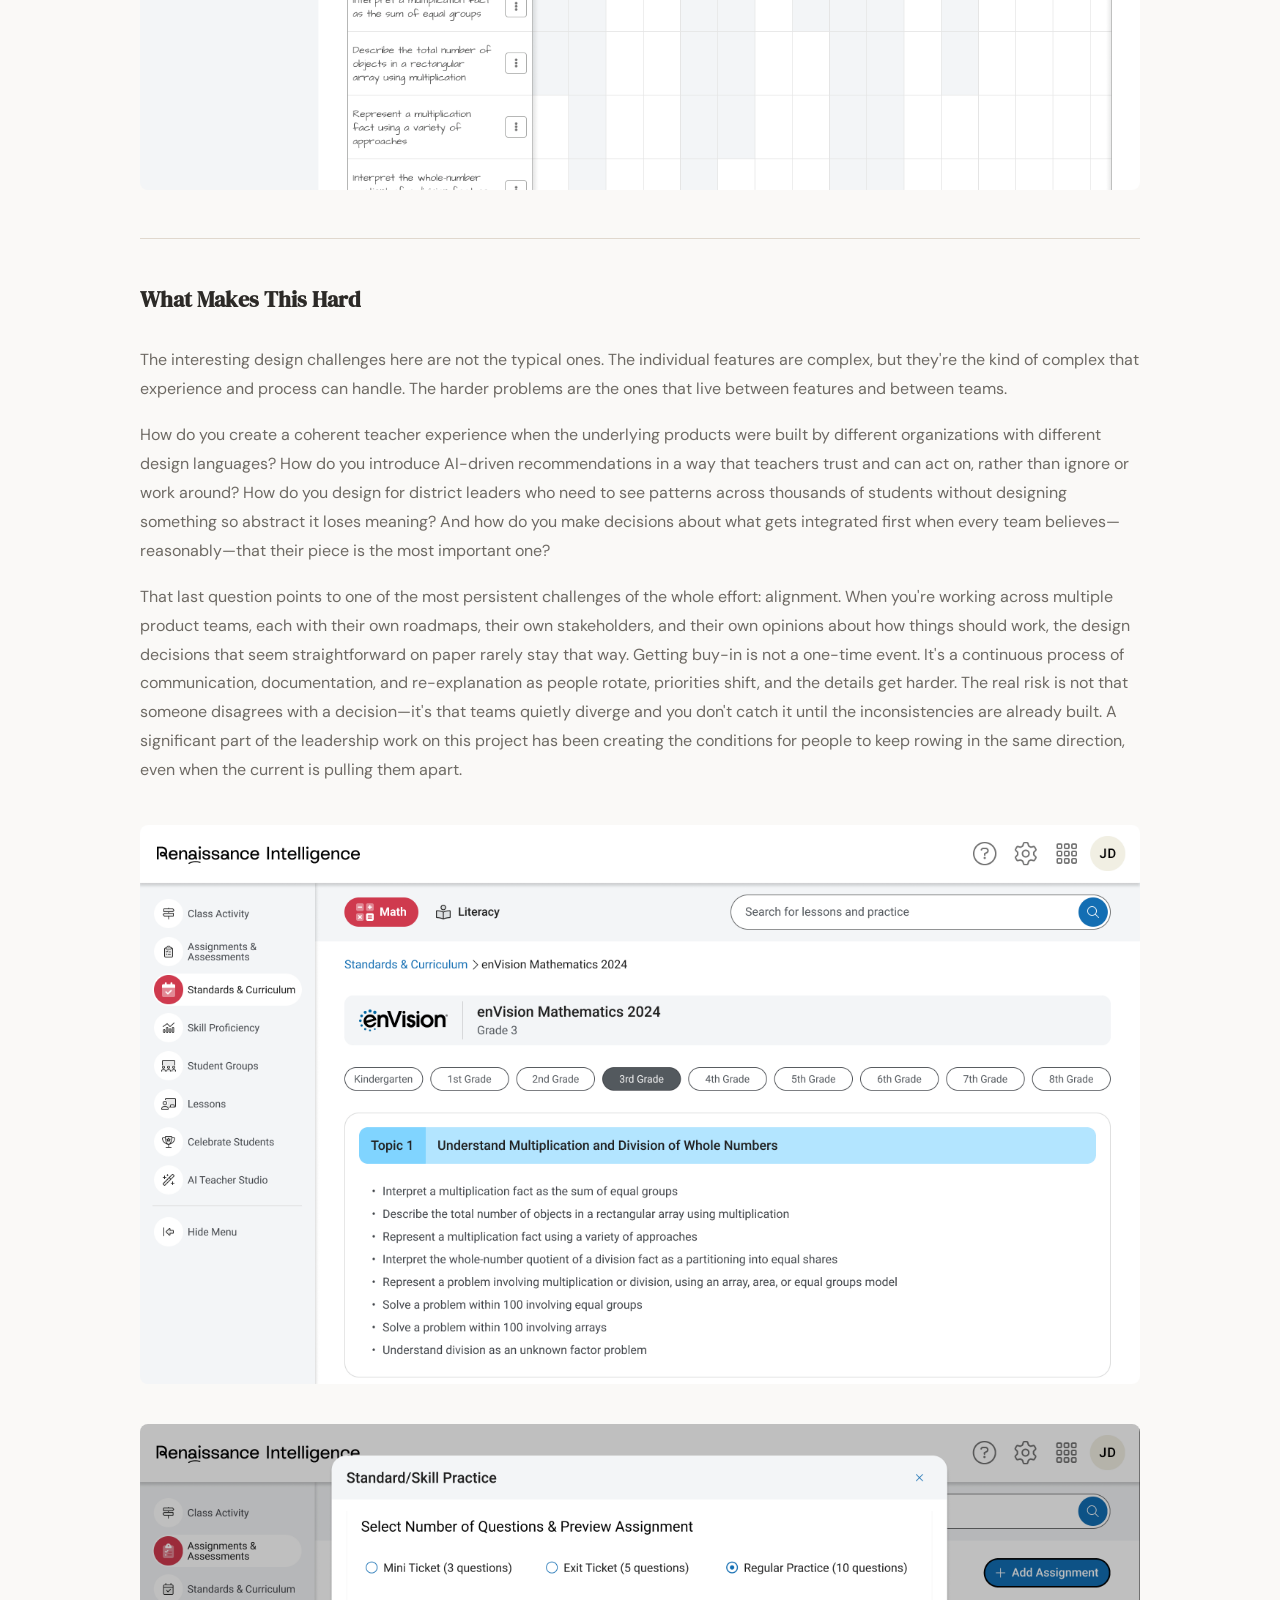
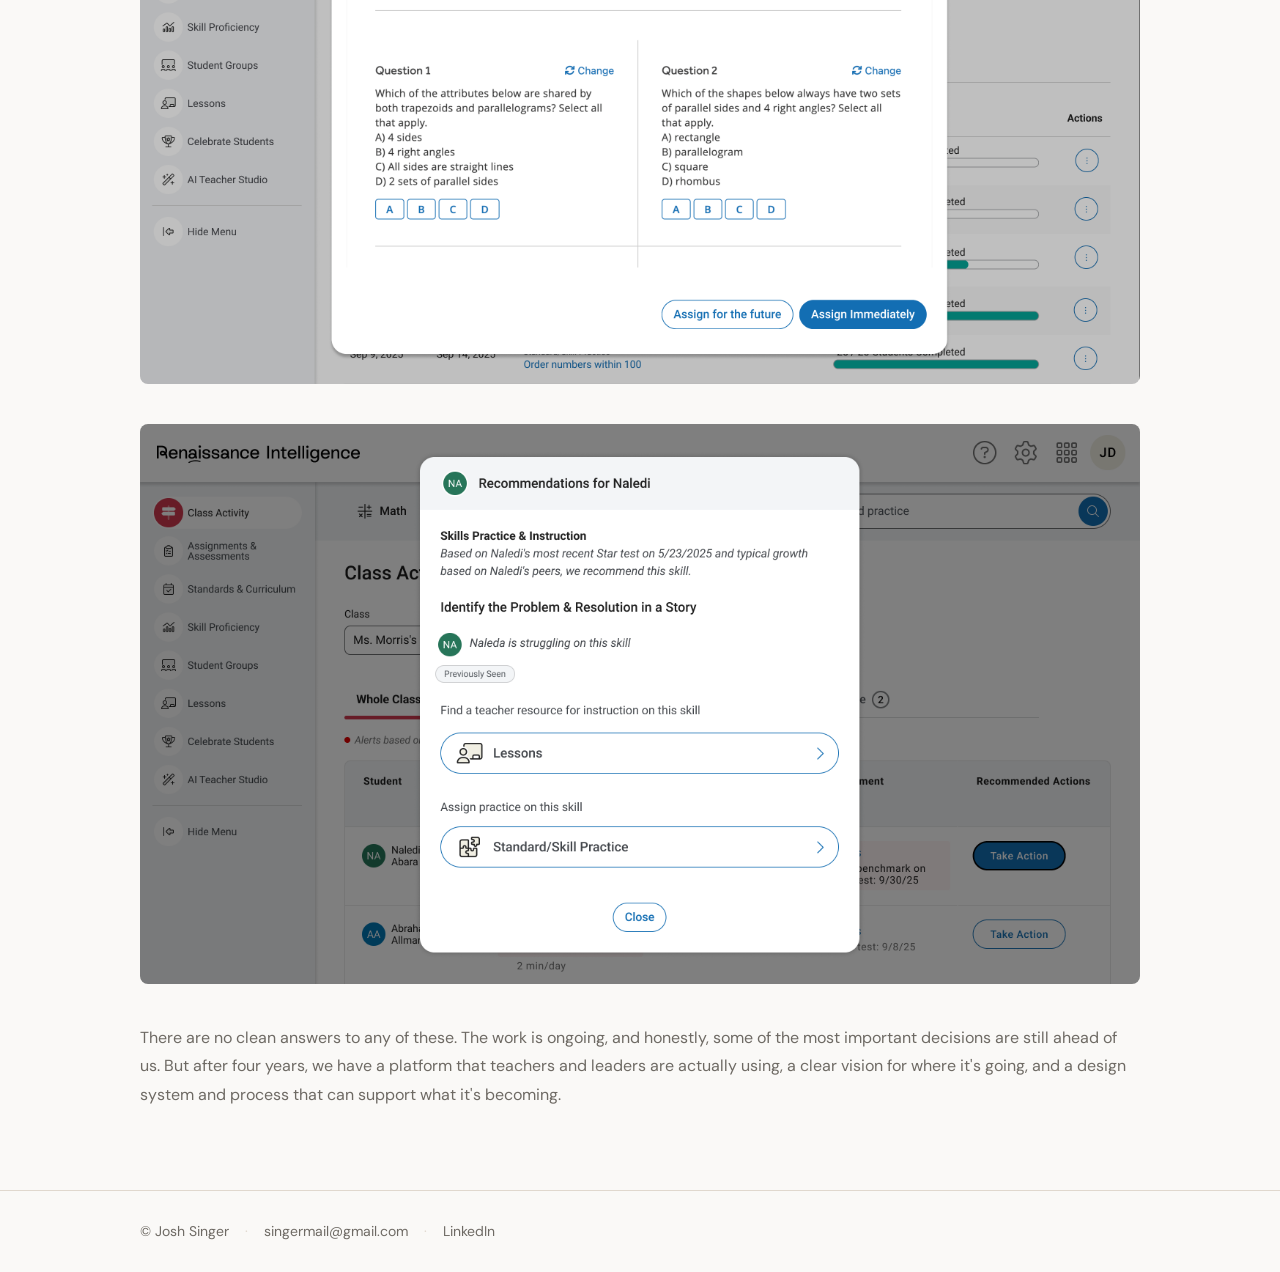
<file: portfolio-renaissance-next.html>
<!DOCTYPE html>
<html lang="en">
<head>
  <meta charset="UTF-8">
  <meta name="viewport" content="width=device-width, initial-scale=1.0">
  <title>Renaissance Next / Renaissance Intelligence — Josh Singer</title>
  <link rel="preconnect" href="https://fonts.googleapis.com">
  <link rel="preconnect" href="https://fonts.gstatic.com" crossorigin>
  <link href="https://fonts.googleapis.com/css2?family=DM+Sans:ital,opsz,wght@0,9..40,400;0,9..40,500;0,9..40,600;1,9..40,400&family=DM+Serif+Display&display=swap" rel="stylesheet">
  <link rel="icon" type="image/webp" href="favicon.webp">
  <link rel="stylesheet" href="style.css">
</head>
<body>

  <nav class="nav">
    <div class="nav-inner">
      <a href="index.html" class="nav-logo">Josh Singer</a>
      <button class="nav-toggle" aria-label="Toggle menu" aria-expanded="false">
        <span></span><span></span><span></span>
      </button>
      <ul class="nav-links">
        <li><a href="index.html">About Me</a></li>
        <li><a href="portfolio.html">Portfolio</a></li>
        <li><a href="writing.html">Writing &amp; Speaking</a></li>
        <li><a href="resume.html">Resume</a></li>
      </ul>
    </div>
  </nav>

  <main>
    <div class="container">

      <a href="portfolio.html" class="back-link">← Back to Portfolio</a>

      <h1 class="detail-title">Renaissance Next / Renaissance Intelligence</h1>

      <p>Four years ago, Renaissance set out to build something that didn't yet exist in K–12 education: a unified platform that would connect the company's suite of assessment, instruction, and practice tools into a single, coherent experience for teachers and leaders. That platform became Renaissance Next. More recently, Next has evolved into Renaissance Intelligence—now being positioned as the industry's first Education Intelligence System. I've been at the center of both efforts, moving from sole designer to design lead as the scope of the work has grown.</p>

      <p>Renaissance's product portfolio spans decades and multiple acquisitions. Star assessments. Nearpod. Freckle. Accelerated Reader. Each product has its own history, its own data model, its own user base, and its own team. Getting them to talk to each other—not just technically, but experientially—is genuinely hard. Renaissance Next was the first serious attempt to do it.</p>

      <div class="detail-screenshot detail-screenshot--intro" style="width: 22.5%; margin-top: 3rem;"><img src="images/01_phone.png" alt="Renaissance Next mobile view"></div>

      <h2 class="detail-section-heading">Building the Foundation</h2>

      <div class="detail-section">
        <p>In the early years, the work was mostly mine to define. That meant figuring out what "unified" actually looks like when you're starting from a collection of products that were never designed to work together. What does a teacher need to see when they come to Renaissance first thing in the morning? What does a district leader need to understand about what's happening across dozens of schools? Where do the data connections between assessment and instruction actually matter, and where are they just noise?</p>

        <p>A lot of that early work involved resisting the temptation to just show everything. Each individual product team had ideas about what should be surfaced in the shared platform, and most of those ideas were reasonable in isolation. The design challenge was finding the through-line—the smallest, most coherent set of things that would make the platform feel genuinely useful rather than just a new navigation wrapper over old experiences.</p>

        <p>Running alongside that work from the beginning was a commitment to WCAG accessibility standards—not as a compliance checkbox, but as a baseline expectation for everything we ship. K–12 education software serves students and educators with a wide range of abilities, and Renaissance Next needed to get this right. Enforcing that standard across a platform built on top of products with varying levels of accessibility maturity has required persistent advocacy, documentation, and, occasionally, difficult conversations about what "done" means.</p>

        <p>Similarly, the platform exposed just how fragmented our design language had become across product lines. Part of the foundational work became evangelizing a unified design system—pushing for shared components, consistent patterns, and a common visual language that could span products built years and acquisitions apart. Getting individual product teams to adopt shared standards when they've each developed their own ways of doing things is its own kind of design work. It requires making the case repeatedly, finding allies, and demonstrating the value concretely rather than just asserting it.</p>
      </div>

      <h2 class="detail-section-heading">Evolving Into Renaissance Intelligence</h2>

      <div class="detail-section">
        <p>As Renaissance Next matured, it became clear that the real opportunity was not just connecting existing products, but using the connections between them to do something new. Assessment data could inform instruction in real time. Groupings could be generated dynamically based on skill gaps. AI could surface the right resource for the right student at the right moment—without requiring the teacher to dig for it. That vision became Renaissance Intelligence.</p>

        <p>The scope of the effort also changed what my job needed to be. A platform integration of this scale requires multiple designers working in parallel on different pieces—formative assessment, grouping and recommendations, lesson delivery, progress monitoring, leader analytics. I took on the initial work of creating low-fidelity wireframes to establish the integration points, the information architecture, and the logic connecting the pieces. Then, working with Product and Engineering, I helped shape what was actually achievable within the timeline and the technical constraints. Now, individual designers own their areas of the platform while I stay involved across the full effort—reviewing work, maintaining coherence across workstreams, and continuing to push on the harder structural questions.</p>
      </div>

      <div class="detail-screenshot"><img src="images/01_Ren_Intel_rough.png" alt="Renaissance Intelligence low-fidelity wireframes"></div>

      <div class="detail-screenshot"><img src="images/01b_Ren_Intel_rough.png" alt="Renaissance Intelligence low-fidelity wireframes, continued"></div>

      <h2 class="detail-section-heading">What Makes This Hard</h2>

      <div class="detail-section">
        <p>The interesting design challenges here are not the typical ones. The individual features are complex, but they're the kind of complex that experience and process can handle. The harder problems are the ones that live between features and between teams.</p>

        <p>How do you create a coherent teacher experience when the underlying products were built by different organizations with different design languages? How do you introduce AI-driven recommendations in a way that teachers trust and can act on, rather than ignore or work around? How do you design for district leaders who need to see patterns across thousands of students without designing something so abstract it loses meaning? And how do you make decisions about what gets integrated first when every team believes—reasonably—that their piece is the most important one?</p>

        <p>That last question points to one of the most persistent challenges of the whole effort: alignment. When you're working across multiple product teams, each with their own roadmaps, their own stakeholders, and their own opinions about how things should work, the design decisions that seem straightforward on paper rarely stay that way. Getting buy-in is not a one-time event. It's a continuous process of communication, documentation, and re-explanation as people rotate, priorities shift, and the details get harder. The real risk is not that someone disagrees with a decision—it's that teams quietly diverge and you don't catch it until the inconsistencies are already built. A significant part of the leadership work on this project has been creating the conditions for people to keep rowing in the same direction, even when the current is pulling them apart.</p>
      </div>

      <div class="detail-screenshot"><img src="images/02_standards___curriculum.png" alt="Standards and Curriculum"></div>

      <div class="detail-screenshot"><img src="images/02b_assign.png" alt="Assign"></div>

      <div class="detail-screenshot"><img src="images/02c_take_action.png" alt="Take Action"></div>

      <div class="detail-section">
        <p>There are no clean answers to any of these. The work is ongoing, and honestly, some of the most important decisions are still ahead of us. But after four years, we have a platform that teachers and leaders are actually using, a clear vision for where it's going, and a design system and process that can support what it's becoming.</p>
      </div>

      <div style="clear: both"></div>

    </div>
  </main>

  <footer class="footer">
    <div class="footer-inner">
      <span>© Josh Singer</span>
      <span class="footer-sep">·</span>
      <a href="mailto:singermail@gmail.com">singermail@gmail.com</a>
      <span class="footer-sep">·</span>
      <a href="https://www.linkedin.com/in/josh-singer-ux/" target="_blank" rel="noopener noreferrer">LinkedIn</a>
    </div>
  </footer>

  <script src="script.js"></script>
</body>
</html>
</file>
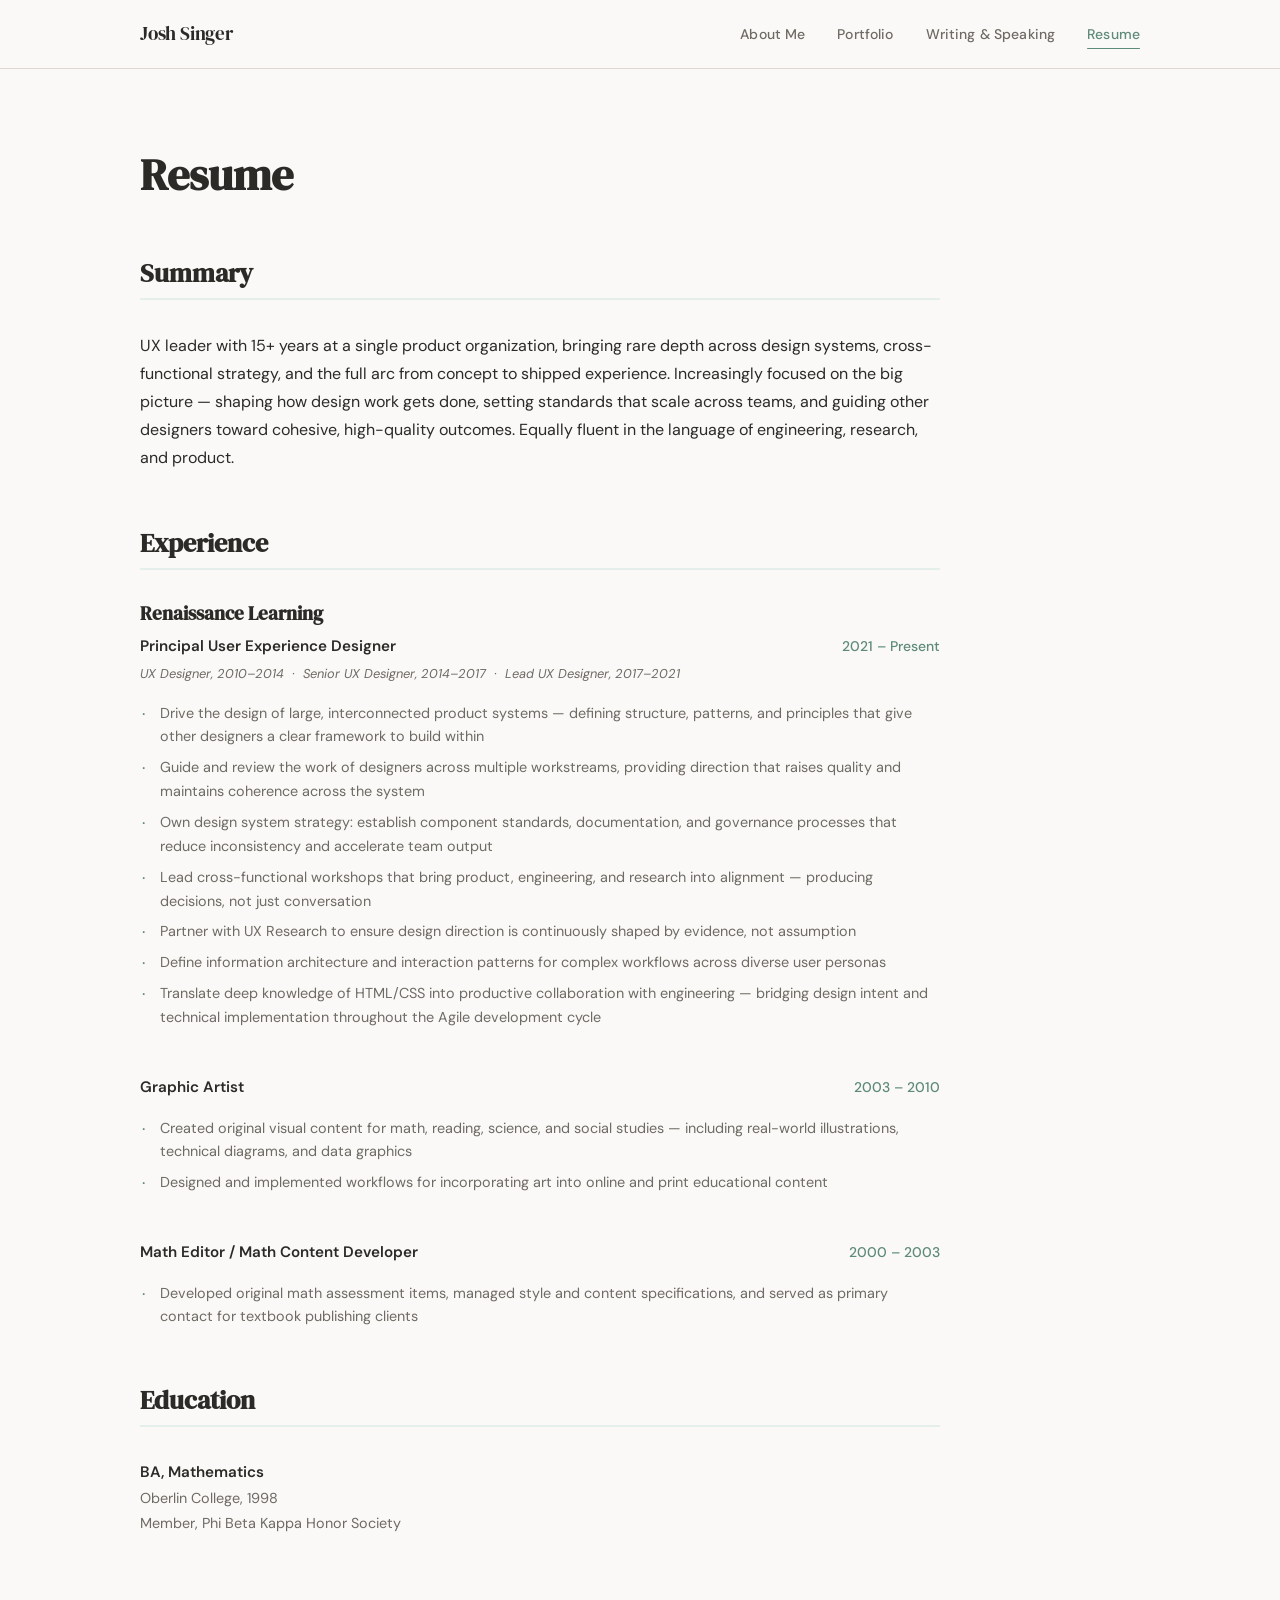
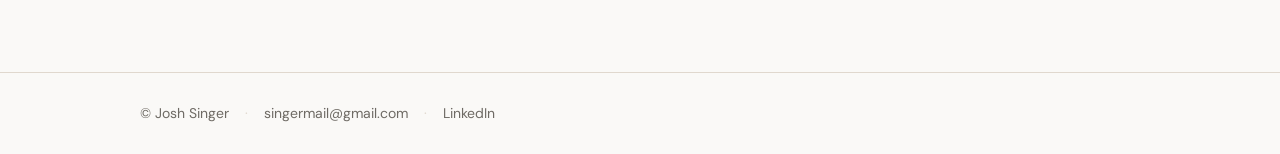
<file: resume.html>
<!DOCTYPE html>
<html lang="en">
<head>
  <meta charset="UTF-8">
  <meta name="viewport" content="width=device-width, initial-scale=1.0">
  <title>Resume — Josh Singer</title>
  <link rel="preconnect" href="https://fonts.googleapis.com">
  <link rel="preconnect" href="https://fonts.gstatic.com" crossorigin>
  <link href="https://fonts.googleapis.com/css2?family=DM+Sans:ital,opsz,wght@0,9..40,400;0,9..40,500;0,9..40,600;1,9..40,400&family=DM+Serif+Display&display=swap" rel="stylesheet">
  <link rel="icon" type="image/webp" href="favicon.webp">
  <link rel="stylesheet" href="style.css">
</head>
<body>

  <nav class="nav">
    <div class="nav-inner">
      <a href="index.html" class="nav-logo">Josh Singer</a>
      <button class="nav-toggle" aria-label="Toggle menu" aria-expanded="false">
        <span></span><span></span><span></span>
      </button>
      <ul class="nav-links">
        <li><a href="index.html">About Me</a></li>
        <li><a href="portfolio.html">Portfolio</a></li>
        <li><a href="writing.html">Writing &amp; Speaking</a></li>
        <li><a href="resume.html">Resume</a></li>
      </ul>
    </div>
  </nav>

  <main>
    <div class="container">
      <div class="resume-layout">

        <div class="page-header">
          <h1>Resume</h1>
        </div>

        <!-- Summary -->
        <section class="resume-section">
          <h2 class="resume-section-title">Summary</h2>
          <p>UX leader with 15+ years at a single product organization, bringing rare depth across design systems, cross-functional strategy, and the full arc from concept to shipped experience. Increasingly focused on the big picture — shaping how design work gets done, setting standards that scale across teams, and guiding other designers toward cohesive, high-quality outcomes. Equally fluent in the language of engineering, research, and product.</p>
        </section>

        <!-- Experience -->
        <section class="resume-section">
          <h2 class="resume-section-title">Experience</h2>

          <div class="job">
            <h3 class="job-company">Renaissance Learning</h3>

            <div class="job-role">
              <div class="job-title-row">
                <span class="job-title">Principal User Experience Designer</span>
                <span class="job-dates">2021 – Present</span>
              </div>
              <div class="job-prev-titles">UX Designer, 2010–2014 &nbsp;·&nbsp; Senior UX Designer, 2014–2017 &nbsp;·&nbsp; Lead UX Designer, 2017–2021</div>
            </div>
            <ul class="job-bullets">
              <li>Drive the design of large, interconnected product systems — defining structure, patterns, and principles that give other designers a clear framework to build within</li>
              <li>Guide and review the work of designers across multiple workstreams, providing direction that raises quality and maintains coherence across the system</li>
              <li>Own design system strategy: establish component standards, documentation, and governance processes that reduce inconsistency and accelerate team output</li>
              <li>Lead cross-functional workshops that bring product, engineering, and research into alignment — producing decisions, not just conversation</li>
              <li>Partner with UX Research to ensure design direction is continuously shaped by evidence, not assumption</li>
              <li>Define information architecture and interaction patterns for complex workflows across diverse user personas</li>
              <li>Translate deep knowledge of HTML/CSS into productive collaboration with engineering — bridging design intent and technical implementation throughout the Agile development cycle</li>
            </ul>
          </div>

          <div class="job">
            <div class="job-role">
              <div class="job-title-row">
                <span class="job-title">Graphic Artist</span>
                <span class="job-dates">2003 – 2010</span>
              </div>
            </div>
            <ul class="job-bullets">
              <li>Created original visual content for math, reading, science, and social studies — including real-world illustrations, technical diagrams, and data graphics</li>
              <li>Designed and implemented workflows for incorporating art into online and print educational content</li>
            </ul>
          </div>

          <div class="job">
            <div class="job-role">
              <div class="job-title-row">
                <span class="job-title">Math Editor / Math Content Developer</span>
                <span class="job-dates">2000 – 2003</span>
              </div>
            </div>
            <ul class="job-bullets">
              <li>Developed original math assessment items, managed style and content specifications, and served as primary contact for textbook publishing clients</li>
            </ul>
          </div>

        </section>

        <!-- Education -->
        <section class="resume-section">
          <h2 class="resume-section-title">Education</h2>
          <div class="education-item">
            <div class="education-degree">BA, Mathematics</div>
            <div class="education-school">Oberlin College, 1998</div>
            <div class="education-school">Member, Phi Beta Kappa Honor Society</div>
          </div>
        </section>

      </div>
    </div>
  </main>

  <footer class="footer">
    <div class="footer-inner">
      <span>© Josh Singer</span>
      <span class="footer-sep">·</span>
      <a href="mailto:singermail@gmail.com">singermail@gmail.com</a>
      <span class="footer-sep">·</span>
      <a href="https://www.linkedin.com/in/josh-singer-ux/" target="_blank" rel="noopener noreferrer">LinkedIn</a>
    </div>
  </footer>

  <script src="script.js"></script>
</body>
</html>
</file>
<file: style.css>
/* Josh Singer Portfolio — style.css */

/* === CSS VARIABLES === */
:root {
  --bg: #faf9f7;
  --bg-alt: #f2ede6;
  --white: #ffffff;
  --text: #2c2a27;
  --text-muted: #6e6a64;
  --accent: #5e8a78;
  --accent-hover: #49705f;
  --accent-light: #e4eeea;
  --border: #e0d8ce;
  --font-body: 'DM Sans', system-ui, -apple-system, sans-serif;
  --font-display: 'DM Serif Display', Georgia, serif;
  --radius: 8px;
  --radius-sm: 4px;
  --max-w: 1080px;
  --nav-h: 68px;
  --t: 0.2s ease;
}

/* === RESET === */
*, *::before, *::after {
  box-sizing: border-box;
  margin: 0;
  padding: 0;
}

html {
  scroll-behavior: smooth;
}

body {
  font-family: var(--font-body);
  font-size: 1rem;
  line-height: 1.75;
  background: var(--bg);
  color: var(--text);
  -webkit-font-smoothing: antialiased;
  -moz-osx-font-smoothing: grayscale;
}

img {
  max-width: 100%;
  display: block;
}

a {
  color: var(--accent);
  text-decoration: none;
  transition: color var(--t);
}

a:hover {
  color: var(--accent-hover);
}

/* === TYPOGRAPHY === */
h1, h2, h3, h4 {
  font-family: var(--font-display);
  line-height: 1.2;
  color: var(--text);
}

p + p {
  margin-top: 1.2em;
}

ol, ul {
  padding-left: 1.5em;
  margin-top: 1em;
  margin-bottom: 1em;
}

li {
  line-height: 1.75;
  color: var(--text);
}

/* === LAYOUT === */
.container {
  max-width: var(--max-w);
  margin: 0 auto;
  padding: 0 clamp(1.25rem, 5vw, 2.5rem);
}

main {
  padding: clamp(3rem, 8vw, 5rem) 0;
  min-height: calc(100vh - var(--nav-h) - 80px);
}

/* === NAVIGATION === */
.nav {
  position: sticky;
  top: 0;
  z-index: 100;
  background: var(--bg);
  border-bottom: 1px solid var(--border);
}

.nav-inner {
  position: relative;
  max-width: var(--max-w);
  margin: 0 auto;
  padding: 0 clamp(1.25rem, 5vw, 2.5rem);
  height: var(--nav-h);
  display: flex;
  align-items: center;
  justify-content: space-between;
  gap: 1.5rem;
}

.nav-logo {
  font-family: var(--font-display);
  font-size: 1.2rem;
  color: var(--text);
  letter-spacing: -0.01em;
  flex-shrink: 0;
  transition: color var(--t);
}

.nav-logo:hover {
  color: var(--accent);
}

.nav-links {
  display: flex;
  align-items: center;
  gap: 2rem;
  list-style: none;
}

.nav-links a {
  font-size: 0.875rem;
  font-weight: 500;
  color: var(--text-muted);
  letter-spacing: 0.01em;
  white-space: nowrap;
  transition: color var(--t);
  position: relative;
  padding-bottom: 2px;
}

.nav-links a::after {
  content: '';
  position: absolute;
  bottom: -4px;
  left: 0;
  right: 0;
  height: 1.5px;
  background: var(--accent);
  border-radius: 1px;
  transform: scaleX(0);
  transition: transform var(--t);
  transform-origin: left;
}

.nav-links a:hover,
.nav-links a.active {
  color: var(--accent);
}

.nav-links a.active::after {
  transform: scaleX(1);
}

/* === HAMBURGER === */
.nav-toggle {
  display: none;
  flex-direction: column;
  gap: 5px;
  background: none;
  border: none;
  cursor: pointer;
  padding: 6px 4px;
  z-index: 10;
}

.nav-toggle span {
  display: block;
  width: 22px;
  height: 1.5px;
  background: var(--text);
  border-radius: 1px;
  transition: transform var(--t), opacity var(--t);
}

.nav-toggle.open span:nth-child(1) {
  transform: translateY(6.5px) rotate(45deg);
}

.nav-toggle.open span:nth-child(2) {
  opacity: 0;
}

.nav-toggle.open span:nth-child(3) {
  transform: translateY(-6.5px) rotate(-45deg);
}

/* === FOOTER === */
.footer {
  border-top: 1px solid var(--border);
  padding: 1.75rem 0;
  font-size: 0.875rem;
  color: var(--text-muted);
}

.footer-inner {
  max-width: var(--max-w);
  margin: 0 auto;
  padding: 0 clamp(1.25rem, 5vw, 2.5rem);
  display: flex;
  align-items: center;
  gap: 1rem;
  flex-wrap: wrap;
}

.footer a {
  color: var(--text-muted);
}

.footer a:hover {
  color: var(--accent);
}

.footer-sep {
  color: var(--border);
  user-select: none;
}

/* === SHARED PLACEHOLDERS === */
.placeholder-photo,
.placeholder-screenshot {
  background: var(--bg-alt);
  border: 1.5px dashed var(--border);
  border-radius: var(--radius);
  display: flex;
  align-items: center;
  justify-content: center;
  font-size: 0.75rem;
  font-weight: 600;
  color: var(--text-muted);
  letter-spacing: 0.1em;
  text-transform: uppercase;
}

/* === BACK LINK === */
.back-link {
  display: inline-flex;
  align-items: center;
  gap: 0.35em;
  font-size: 0.875rem;
  font-weight: 500;
  color: var(--text-muted);
  margin-bottom: 2.5rem;
  transition: color var(--t);
}

.back-link:hover {
  color: var(--accent);
}

/* === PAGE TITLE BLOCK === */
.page-header {
  margin-bottom: clamp(2rem, 5vw, 3.5rem);
}

.page-header h1 {
  font-size: clamp(2rem, 4.5vw, 2.75rem);
}

/* ================================================
   PAGE: HOME
================================================ */
.home-hero {
  display: grid;
  grid-template-columns: 1fr;
  grid-template-areas:
    "photo"
    "headline"
    "body";
}

.home-headline {
  grid-area: headline;
  font-size: clamp(2.25rem, 5vw, 3.25rem);
  line-height: 1.15;
  margin-bottom: 1.75rem;
  color: var(--text);
}

.home-body {
  grid-area: body;
  font-size: 1.025rem;
  color: var(--text-muted);
  line-height: 1.8;
}

.home-body a {
  color: var(--accent);
  border-bottom: 1px solid var(--accent-light);
  transition: color var(--t), border-color var(--t);
}

.home-body a:hover {
  color: var(--accent-hover);
  border-color: var(--accent);
}

.home-photo-wrap {
  grid-area: photo;
  width: 100%;
  height: 420px;
  overflow: hidden;
  border-radius: var(--radius);
  margin-bottom: 2.5rem;
}

.home-photo {
  width: 100%;
  height: 100%;
  object-fit: cover;
  object-position: center 20%;
  display: block;
}

.skills {
  display: grid;
  grid-template-columns: repeat(3, 1fr);
  gap: 1.5rem;
  margin: 2rem 0;
}

.skill {
  background: var(--accent-light);
  border-radius: var(--radius);
  padding: 0.75rem 1rem;
}

.skill h3 {
  font-size: 0.75rem;
  font-weight: 600;
  text-transform: uppercase;
  letter-spacing: 0.08em;
  color: var(--accent);
  margin-bottom: 0.35rem;
}

.skill p {
  font-size: 0.875rem;
  color: var(--text-muted);
  line-height: 1.5;
  margin: 0;
}

/* ================================================
   PAGE: PORTFOLIO
================================================ */
.portfolio-grid {
  display: grid;
  grid-template-columns: repeat(2, 1fr);
  gap: clamp(1.25rem, 3vw, 2rem);
}

.portfolio-card {
  background: var(--white);
  border: 1px solid var(--border);
  border-radius: var(--radius);
  overflow: hidden;
  transition: box-shadow var(--t), transform var(--t);
  display: flex;
  flex-direction: column;
}

.portfolio-card:hover {
  box-shadow: 0 6px 28px rgba(0, 0, 0, 0.07);
  transform: translateY(-3px);
}

.card-thumb {
  aspect-ratio: 4/3;
  background: var(--bg-alt);
  border-bottom: 1px solid var(--border);
  display: flex;
  align-items: center;
  justify-content: center;
  font-size: 0.7rem;
  font-weight: 600;
  object-fit: cover;
  width: 100%;
  color: var(--text-muted);
  letter-spacing: 0.1em;
  text-transform: uppercase;
}

.card-body {
  padding: 1.5rem;
  flex: 1;
  display: flex;
  flex-direction: column;
}

.card-title {
  font-family: var(--font-display);
  font-size: 1.15rem;
  margin-bottom: 0.6rem;
  line-height: 1.3;
  color: var(--text);
}

.card-desc {
  font-size: 0.875rem;
  color: var(--text-muted);
  line-height: 1.7;
  flex: 1;
  margin-bottom: 1.25rem;
}

.card-link {
  font-size: 0.875rem;
  font-weight: 600;
  color: var(--accent);
  display: inline-flex;
  align-items: center;
  gap: 0.3em;
  transition: gap var(--t);
  align-self: flex-start;
}

.card-link:hover {
  color: var(--accent-hover);
  gap: 0.5em;
}

.card-link::after {
  content: '→';
}

.portfolio-section-title {
  grid-column: 1 / -1;
  font-family: var(--font-display);
  font-size: clamp(1.25rem, 2.5vw, 1.6rem);
  font-weight: 400;
  color: var(--text);
  margin-top: 0.5rem;
  margin-bottom: -0.25rem;
}

.portfolio-card--featured {
  grid-column: 1 / -1;
  flex-direction: row;
}

.portfolio-card--featured .card-thumb {
  width: 50%;
  flex-shrink: 0;
  aspect-ratio: auto;
  border-bottom: none;
  border-right: 1px solid var(--border);
}

@media (max-width: 640px) {
  .portfolio-card--featured {
    flex-direction: column;
  }

  .portfolio-card--featured .card-thumb {
    width: 100%;
    aspect-ratio: 4/3;
    border-right: none;
    border-bottom: 1px solid var(--border);
  }
}

/* ================================================
   PAGE: PORTFOLIO DETAIL
================================================ */
.detail-title {
  font-size: clamp(2rem, 4vw, 2.75rem);
  margin-bottom: 1.5rem;
}

.detail-screenshot.detail-screenshot--intro {
  float: right;
  width: 45%;
  margin: 0 0 1.5rem 2.5rem;
  overflow: hidden;
  border-radius: var(--radius);
}

.detail-screenshot {
  width: 100%;
  margin: 2.5rem 0;
  border-radius: var(--radius);
  overflow: hidden;
}

.detail-screenshot img {
  width: 100%;
  max-width: 100%;
  height: auto;
  display: block;
}


.detail-screenshots-pair {
  display: grid;
  grid-template-columns: 1fr 1fr;
  gap: 1rem;
  margin: 2.5rem 0;
}

.detail-screenshots-pair .img-wrap {
  border-radius: var(--radius);
  overflow: hidden;
}

.detail-screenshots-pair .img-wrap img {
  width: 100%;
  height: auto;
  display: block;
}

.detail-screenshots-trio {
  display: grid;
  grid-template-columns: 1fr 1fr 1fr;
  gap: 1rem;
  margin: 2.5rem 0;
}

.detail-screenshots-trio .img-wrap {
  border-radius: var(--radius);
  overflow: hidden;
}

.detail-screenshots-trio .img-wrap img {
  width: 100%;
  height: auto;
  display: block;
}

@media (max-width: 600px) {
  .skills {
    grid-template-columns: 1fr;
  }

  .detail-screenshots-pair {
    grid-template-columns: 1fr;
  }

  .detail-screenshots-trio {
    grid-template-columns: 1fr;
  }
}

@media (min-width: 601px) and (max-width: 768px) {
  .detail-screenshots-trio {
    grid-template-columns: 1fr 1fr;
  }
}

.detail-section {
  margin-top: 2rem;
}

.detail-section p {
  color: var(--text-muted);
  line-height: 1.8;
}

.detail-section p + p {
  margin-top: 1.1em;
}

.detail-section-heading {
  font-family: var(--font-display);
  font-size: 1.4rem;
  color: var(--text);
  margin-top: 3rem;
  margin-bottom: 1rem;
  padding-top: 3rem;
  border-top: 1px solid var(--border);
}

/* ================================================
   PAGE: WRITING & SPEAKING
================================================ */
.section-heading {
  font-family: var(--font-display);
  font-size: clamp(1.4rem, 3vw, 1.85rem);
  margin-bottom: 2rem;
  padding-bottom: 0.75rem;
  border-bottom: 1px solid var(--border);
}

.articles-list {
  margin-bottom: 4.5rem;
}

.article-card {
  display: grid;
  grid-template-columns: 90px 1fr;
  gap: 1.5rem;
  align-items: start;
  padding: 1.5rem 0;
  border-bottom: 1px solid var(--border);
}

.article-card:first-child {
  border-top: 1px solid var(--border);
}

.article-thumb {
  width: 90px;
  height: 66px;
  background: var(--bg-alt);
  border-radius: var(--radius-sm);
  display: flex;
  align-items: center;
  justify-content: center;
  flex-shrink: 0;
  overflow: hidden;
}

.article-thumb img {
  width: 100%;
  height: 100%;
  object-fit: cover;
  display: block;
}

.article-pub {
  font-size: 0.75rem;
  font-weight: 600;
  color: var(--accent);
  text-transform: uppercase;
  letter-spacing: 0.08em;
  margin-bottom: 0.25rem;
}

.article-title {
  font-family: var(--font-display);
  font-size: 1.075rem;
  margin-bottom: 0.4rem;
  line-height: 1.3;
  color: var(--text);
}

.article-desc {
  font-size: 0.875rem;
  color: var(--text-muted);
  line-height: 1.65;
  margin-bottom: 0.6rem;
}

.article-links {
  display: flex;
  gap: 1rem;
  flex-wrap: wrap;
}

.article-link {
  font-size: 0.8rem;
  font-weight: 600;
  color: var(--accent);
  transition: color var(--t);
}

.article-link:hover {
  color: var(--accent-hover);
}

.speaking-list {
  display: flex;
  flex-direction: column;
  gap: 1.25rem;
}

.speaking-item {
  display: grid;
  grid-template-columns: 90px 1fr;
  gap: 1.5rem;
  align-items: start;
  padding: 1.5rem 0;
  border-bottom: 1px solid var(--border);
  border-top: 1px solid var(--border);
}

.speaking-date {
  font-size: 0.75rem;
  font-weight: 600;
  color: var(--accent);
  text-transform: uppercase;
  letter-spacing: 0.08em;
  margin-bottom: 0.3rem;
}

.speaking-title {
  font-family: var(--font-display);
  font-size: 1.075rem;
  margin-bottom: 0.3rem;
  color: var(--text);
}

.speaking-org {
  font-size: 0.875rem;
  color: var(--text-muted);
  font-style: italic;
  margin-bottom: 0.5rem;
}

.speaking-desc {
  font-size: 0.875rem;
  color: var(--text-muted);
  line-height: 1.65;
}

/* ================================================
   PAGE: RESUME
================================================ */
.resume-layout {
  max-width: 800px;
}

.resume-section {
  margin-bottom: 3.5rem;
}

.resume-section-title {
  font-family: var(--font-display);
  font-size: 1.6rem;
  margin-bottom: 2rem;
  padding-bottom: 0.6rem;
  border-bottom: 2px solid var(--accent-light);
  color: var(--text);
}

/* Experience */
.job {
  margin-bottom: 2.75rem;
}

.job:last-child {
  margin-bottom: 0;
}

.job-company {
  font-family: var(--font-display);
  font-size: 1.2rem;
  color: var(--text);
  margin-bottom: 0.5rem;
}

.job-role {
  margin-bottom: 0.75rem;
}

.job-title {
  font-size: 0.95rem;
  font-weight: 600;
  color: var(--text);
}

.job-dates {
  font-size: 0.875rem;
  color: var(--accent);
  font-weight: 500;
}

.job-title-row {
  display: flex;
  justify-content: space-between;
  align-items: baseline;
  gap: 1rem;
  flex-wrap: wrap;
}

.job-prev-titles {
  font-size: 0.8rem;
  color: var(--text-muted);
  margin-top: 0.2rem;
  font-style: italic;
}

.job-bullets {
  list-style: none;
  padding: 0;
  margin-top: 1rem;
  display: flex;
  flex-direction: column;
  gap: 0.45rem;
}

.job-bullets li {
  font-size: 0.9rem;
  color: var(--text-muted);
  padding-left: 1.25rem;
  position: relative;
  line-height: 1.65;
}

.job-bullets li::before {
  content: '·';
  position: absolute;
  left: 0.15rem;
  color: var(--accent);
  font-size: 1.2em;
  line-height: 1.4;
}

/* Software */
.software-list {
  display: flex;
  flex-wrap: wrap;
  gap: 0.5rem;
  margin-top: 0.25rem;
}

.software-tag {
  background: var(--bg-alt);
  border: 1px solid var(--border);
  border-radius: 100px;
  padding: 0.3em 0.9em;
  font-size: 0.875rem;
  color: var(--text-muted);
}

/* Education */
.education-item {
  margin-bottom: 0.5rem;
}

.education-degree {
  font-size: 0.95rem;
  font-weight: 600;
  color: var(--text);
}

.education-school {
  font-size: 0.9rem;
  color: var(--text-muted);
}

/* ================================================
   RESPONSIVE
================================================ */
@media (max-width: 900px) {
  .detail-screenshot.detail-screenshot--intro {
    float: none;
    width: 100%;
    margin: 0 0 1.5rem 0;
  }
}

@media (max-width: 768px) {

  .nav-toggle {
    display: flex;
  }

  .nav-links {
    display: none;
    position: absolute;
    top: var(--nav-h);
    left: 0;
    right: 0;
    background: var(--bg);
    border-bottom: 1px solid var(--border);
    flex-direction: column;
    align-items: flex-start;
    gap: 0;
    padding: 0.5rem 0;
  }

  .nav-links.open {
    display: flex;
  }

  .nav-links li {
    width: 100%;
  }

  .nav-links a {
    display: block;
    padding: 0.75rem clamp(1.25rem, 5vw, 2.5rem);
    width: 100%;
  }

  .nav-links a::after {
    display: none;
  }

  /* Home — mobile */
  .home-hero {
    grid-template-columns: 1fr;
    grid-template-areas:
      "photo"
      "headline"
      "body";
    gap: 1.25rem;
  }

  .home-photo-wrap {
    width: 100%;
    height: 260px;
    aspect-ratio: unset;
    justify-self: unset;
    margin-bottom: 0;
  }

  .home-photo {
    object-position: center 15%;
  }

  .home-headline {
    margin-bottom: 0;
  }

  .home-photo {
    height: 100%;
    object-fit: cover;
  }

  .home-headline {
    margin-bottom: 0;
  }

  /* Portfolio */
  .portfolio-grid {
    grid-template-columns: 1fr;
  }

  /* Writing */
  .article-card {
    grid-template-columns: 1fr;
    gap: 0.75rem;
  }

  .article-thumb {
    width: 100%;
    height: 100px;
  }

  /* Resume */
  .job-title-row {
    flex-direction: column;
    gap: 0.15rem;
  }
}

@media (max-width: 480px) {
  main {
    padding: 2rem 0 3rem;
  }

  .detail-screenshot {
    margin: 1.5rem 0;
  }
}
</file>
